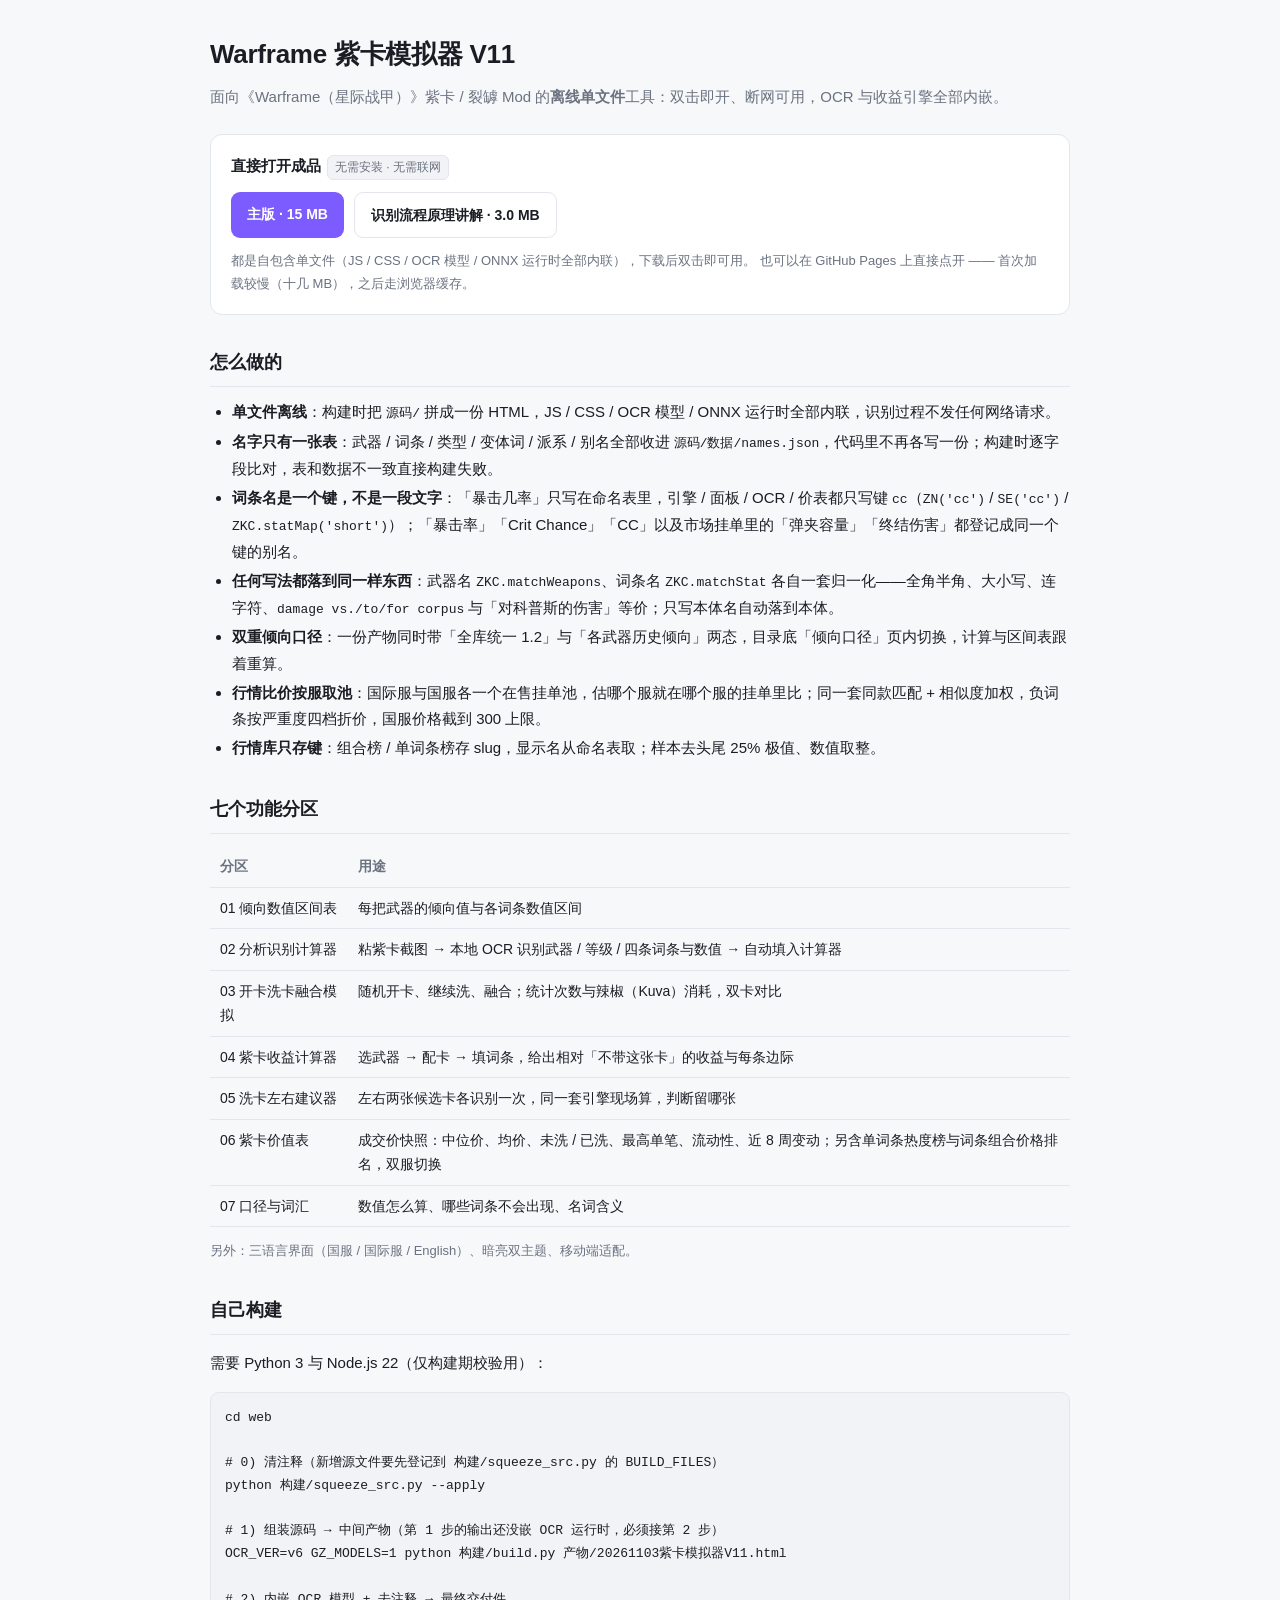
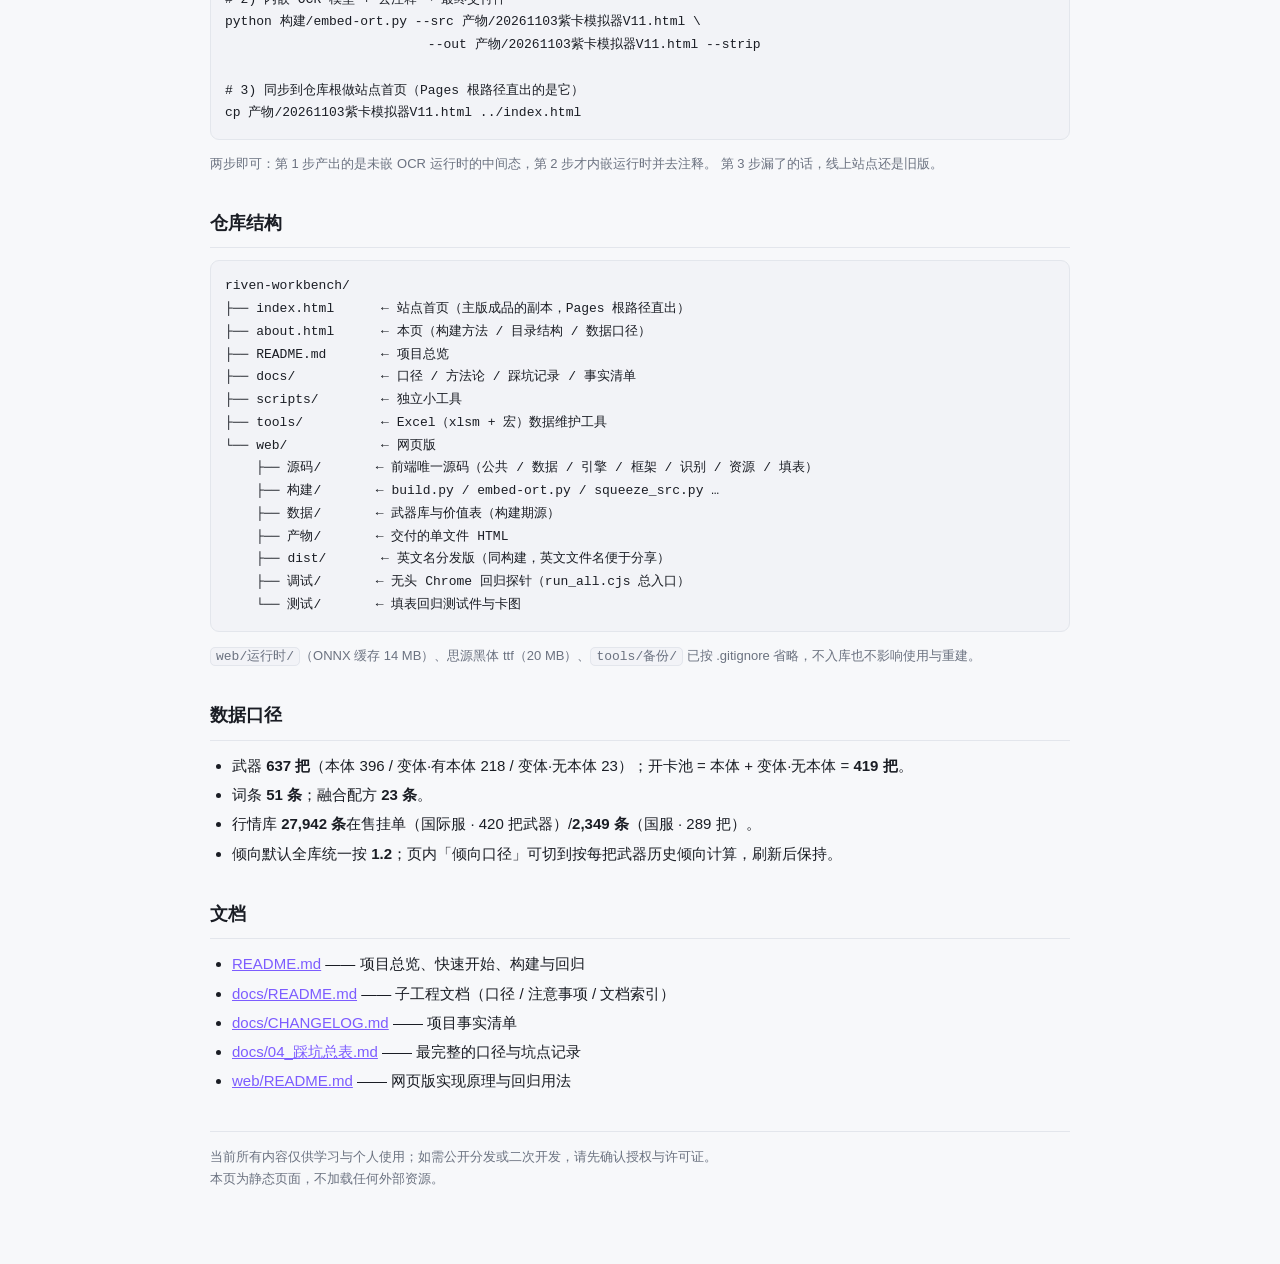
<file: about.html>
<!DOCTYPE html>
<html lang="zh-CN">
<head>
<meta charset="utf-8">
<meta name="viewport" content="width=device-width,initial-scale=1">
<title>Warframe 紫卡模拟器 V11 · 离线单文件工具</title>
<style>
:root{
  --bg:#f7f8fa; --card:#fff; --bd:#e3e6ec; --tx:#1a1d24; --mut:#6b7280;
  --acc:#7c5cff; --acc-t:#fff; --code:#f2f3f7;
}
@media (prefers-color-scheme: dark){
  :root{ --bg:#12141a; --card:#191c24; --bd:#2a2f3a; --tx:#e6e8ee; --mut:#9aa2b1; --code:#14171f; }
}
*{box-sizing:border-box}
body{margin:0;background:var(--bg);color:var(--tx);
  font:15px/1.75 -apple-system,BlinkMacSystemFont,"Segoe UI","PingFang SC","Microsoft YaHei","Noto Sans SC",sans-serif}
.wrap{max-width:900px;margin:0 auto;padding:32px 20px 64px}
h1{font-size:26px;margin:0 0 6px;letter-spacing:-.01em}
.sub{color:var(--mut);margin:0 0 24px}
h2{font-size:18px;margin:32px 0 12px;padding-bottom:8px;border-bottom:1px solid var(--bd)}
.card{background:var(--card);border:1px solid var(--bd);border-radius:12px;padding:18px 20px;margin:14px 0}
.btns{display:flex;gap:10px;flex-wrap:wrap;margin-top:12px}
.btn{display:inline-block;background:var(--acc);color:var(--acc-t);text-decoration:none;
  padding:10px 16px;border-radius:9px;font-weight:600;font-size:14px}
.btn.ghost{background:transparent;color:var(--tx);border:1px solid var(--bd)}
.tag{display:inline-block;background:var(--code);border:1px solid var(--bd);border-radius:6px;
  padding:1px 7px;font-size:12px;color:var(--mut);margin-left:6px}
table{width:100%;border-collapse:collapse;font-size:14px}
th,td{text-align:left;padding:8px 10px;border-bottom:1px solid var(--bd);vertical-align:top}
th{color:var(--mut);font-weight:600}
code,pre{font-family:ui-monospace,SFMono-Regular,Menlo,Consolas,monospace;font-size:13px}
pre{background:var(--code);border:1px solid var(--bd);border-radius:9px;padding:14px;overflow:auto;margin:10px 0}
code.inl{background:var(--code);border:1px solid var(--bd);border-radius:5px;padding:1px 5px}
ul{margin:8px 0;padding-left:22px}
li{margin:3px 0}
a{color:var(--acc)}
.foot{color:var(--mut);font-size:13px;margin-top:36px;border-top:1px solid var(--bd);padding-top:14px}
.grid{display:grid;grid-template-columns:1fr 1fr;gap:12px}
@media (max-width:640px){.grid{grid-template-columns:1fr}}
</style>
</head>
<body>
<div class="wrap">

<h1>Warframe 紫卡模拟器 V11</h1>
<p class="sub">面向《Warframe（星际战甲）》紫卡 / 裂罅 Mod 的<strong>离线单文件</strong>工具：双击即开、断网可用，OCR 与收益引擎全部内嵌。</p>

<div class="card">
  <strong>直接打开成品</strong><span class="tag">无需安装 · 无需联网</span>
  <div class="btns">
    <a class="btn" href="web/产物/20261103紫卡模拟器V11.html">主版 · 15 MB</a>
    <a class="btn ghost" href="web/产物/识别流程原理讲解_鳄神案例.html">识别流程原理讲解 · 3.0 MB</a>
  </div>
  <p style="color:var(--mut);font-size:13px;margin:12px 0 0">
    都是自包含单文件（JS / CSS / OCR 模型 / ONNX 运行时全部内联），下载后双击即可用。
    也可以在 GitHub Pages 上直接点开 —— 首次加载较慢（十几 MB），之后走浏览器缓存。
  </p>
</div>

<h2>怎么做的</h2>
<ul>
  <li><strong>单文件离线</strong>：构建时把 <code>源码/</code> 拼成一份 HTML，JS / CSS / OCR 模型 / ONNX 运行时全部内联，识别过程不发任何网络请求。</li>
  <li><strong>名字只有一张表</strong>：武器 / 词条 / 类型 / 变体词 / 派系 / 别名全部收进 <code>源码/数据/names.json</code>，代码里不再各写一份；构建时逐字段比对，表和数据不一致直接构建失败。</li>
  <li><strong>词条名是一个键，不是一段文字</strong>：「暴击几率」只写在命名表里，引擎 / 面板 / OCR / 价表都只写键 <code>cc</code>（<code>ZN('cc')</code> / <code>SE('cc')</code> / <code>ZKC.statMap('short')</code>）；「暴击率」「Crit Chance」「CC」以及市场挂单里的「弹夹容量」「终结伤害」都登记成同一个键的别名。</li>
  <li><strong>任何写法都落到同一样东西</strong>：武器名 <code>ZKC.matchWeapons</code>、词条名 <code>ZKC.matchStat</code> 各自一套归一化——全角半角、大小写、连字符、<code>damage vs./to/for corpus</code> 与「对科普斯的伤害」等价；只写本体名自动落到本体。</li>
  <li><strong>双重倾向口径</strong>：一份产物同时带「全库统一 1.2」与「各武器历史倾向」两态，目录底「倾向口径」页内切换，计算与区间表跟着重算。</li>
  <li><strong>行情比价按服取池</strong>：国际服与国服各一个在售挂单池，估哪个服就在哪个服的挂单里比；同一套同款匹配 + 相似度加权，负词条按严重度四档折价，国服价格截到 300 上限。</li>
  <li><strong>行情库只存键</strong>：组合榜 / 单词条榜存 slug，显示名从命名表取；样本去头尾 25% 极值、数值取整。</li>
</ul>

<h2>七个功能分区</h2>
<table>
  <tr><th>分区</th><th>用途</th></tr>
  <tr><td>01 倾向数值区间表</td><td>每把武器的倾向值与各词条数值区间</td></tr>
  <tr><td>02 分析识别计算器</td><td>粘紫卡截图 → 本地 OCR 识别武器 / 等级 / 四条词条与数值 → 自动填入计算器</td></tr>
  <tr><td>03 开卡洗卡融合模拟</td><td>随机开卡、继续洗、融合；统计次数与辣椒（Kuva）消耗，双卡对比</td></tr>
  <tr><td>04 紫卡收益计算器</td><td>选武器 → 配卡 → 填词条，给出相对「不带这张卡」的收益与每条边际</td></tr>
  <tr><td>05 洗卡左右建议器</td><td>左右两张候选卡各识别一次，同一套引擎现场算，判断留哪张</td></tr>
  <tr><td>06 紫卡价值表</td><td>成交价快照：中位价、均价、未洗 / 已洗、最高单笔、流动性、近 8 周变动；另含单词条热度榜与词条组合价格排名，双服切换</td></tr>
  <tr><td>07 口径与词汇</td><td>数值怎么算、哪些词条不会出现、名词含义</td></tr>
</table>
<p style="color:var(--mut);font-size:13px">另外：三语言界面（国服 / 国际服 / English）、暗亮双主题、移动端适配。</p>

<h2>自己构建</h2>
<p>需要 Python 3 与 Node.js 22（仅构建期校验用）：</p>
<pre>cd web

# 0) 清注释（新增源文件要先登记到 构建/squeeze_src.py 的 BUILD_FILES）
python 构建/squeeze_src.py --apply

# 1) 组装源码 → 中间产物（第 1 步的输出还没嵌 OCR 运行时，必须接第 2 步）
OCR_VER=v6 GZ_MODELS=1 python 构建/build.py 产物/20261103紫卡模拟器V11.html

# 2) 内嵌 OCR 模型 + 去注释 → 最终交付件
python 构建/embed-ort.py --src 产物/20261103紫卡模拟器V11.html \
                          --out 产物/20261103紫卡模拟器V11.html --strip

# 3) 同步到仓库根做站点首页（Pages 根路径直出的是它）
cp 产物/20261103紫卡模拟器V11.html ../index.html</pre>
<p style="color:var(--mut);font-size:13px">
  两步即可：第 1 步产出的是未嵌 OCR 运行时的中间态，第 2 步才内嵌运行时并去注释。
  第 3 步漏了的话，线上站点还是旧版。
</p>

<h2>仓库结构</h2>
<pre>riven-workbench/
├── index.html      ← 站点首页（主版成品的副本，Pages 根路径直出）
├── about.html      ← 本页（构建方法 / 目录结构 / 数据口径）
├── README.md       ← 项目总览
├── docs/           ← 口径 / 方法论 / 踩坑记录 / 事实清单
├── scripts/        ← 独立小工具
├── tools/          ← Excel（xlsm + 宏）数据维护工具
└── web/            ← 网页版
    ├── 源码/       ← 前端唯一源码（公共 / 数据 / 引擎 / 框架 / 识别 / 资源 / 填表）
    ├── 构建/       ← build.py / embed-ort.py / squeeze_src.py …
    ├── 数据/       ← 武器库与价值表（构建期源）
    ├── 产物/       ← 交付的单文件 HTML
    ├── dist/       ← 英文名分发版（同构建，英文文件名便于分享）
    ├── 调试/       ← 无头 Chrome 回归探针（run_all.cjs 总入口）
    └── 测试/       ← 填表回归测试件与卡图</pre>
<p style="color:var(--mut);font-size:13px">
  <code class="inl">web/运行时/</code>（ONNX 缓存 14 MB）、思源黑体 ttf（20 MB）、<code class="inl">tools/备份/</code> 已按 .gitignore 省略，不入库也不影响使用与重建。
</p>

<h2>数据口径</h2>
<ul>
  <li>武器 <strong>637 把</strong>（本体 396 / 变体·有本体 218 / 变体·无本体 23）；开卡池 = 本体 + 变体·无本体 = <strong>419 把</strong>。</li>
  <li>词条 <strong>51 条</strong>；融合配方 <strong>23 条</strong>。</li>
  <li>行情库 <strong>27,942 条</strong>在售挂单（国际服 · 420 把武器）/<strong>2,349 条</strong>（国服 · 289 把）。</li>
  <li>倾向默认全库统一按 <strong>1.2</strong>；页内「倾向口径」可切到按每把武器历史倾向计算，刷新后保持。</li>
</ul>

<h2>文档</h2>
<ul>
  <li><a href="README.md">README.md</a> —— 项目总览、快速开始、构建与回归</li>
  <li><a href="docs/README.md">docs/README.md</a> —— 子工程文档（口径 / 注意事项 / 文档索引）</li>
  <li><a href="docs/CHANGELOG.md">docs/CHANGELOG.md</a> —— 项目事实清单</li>
  <li><a href="docs/04_踩坑总表.md">docs/04_踩坑总表.md</a> —— 最完整的口径与坑点记录</li>
  <li><a href="web/README.md">web/README.md</a> —— 网页版实现原理与回归用法</li>
</ul>

<p class="foot">
  当前所有内容仅供学习与个人使用；如需公开分发或二次开发，请先确认授权与许可证。<br>
  本页为静态页面，不加载任何外部资源。
</p>

</div>
</body>
</html>
</file>
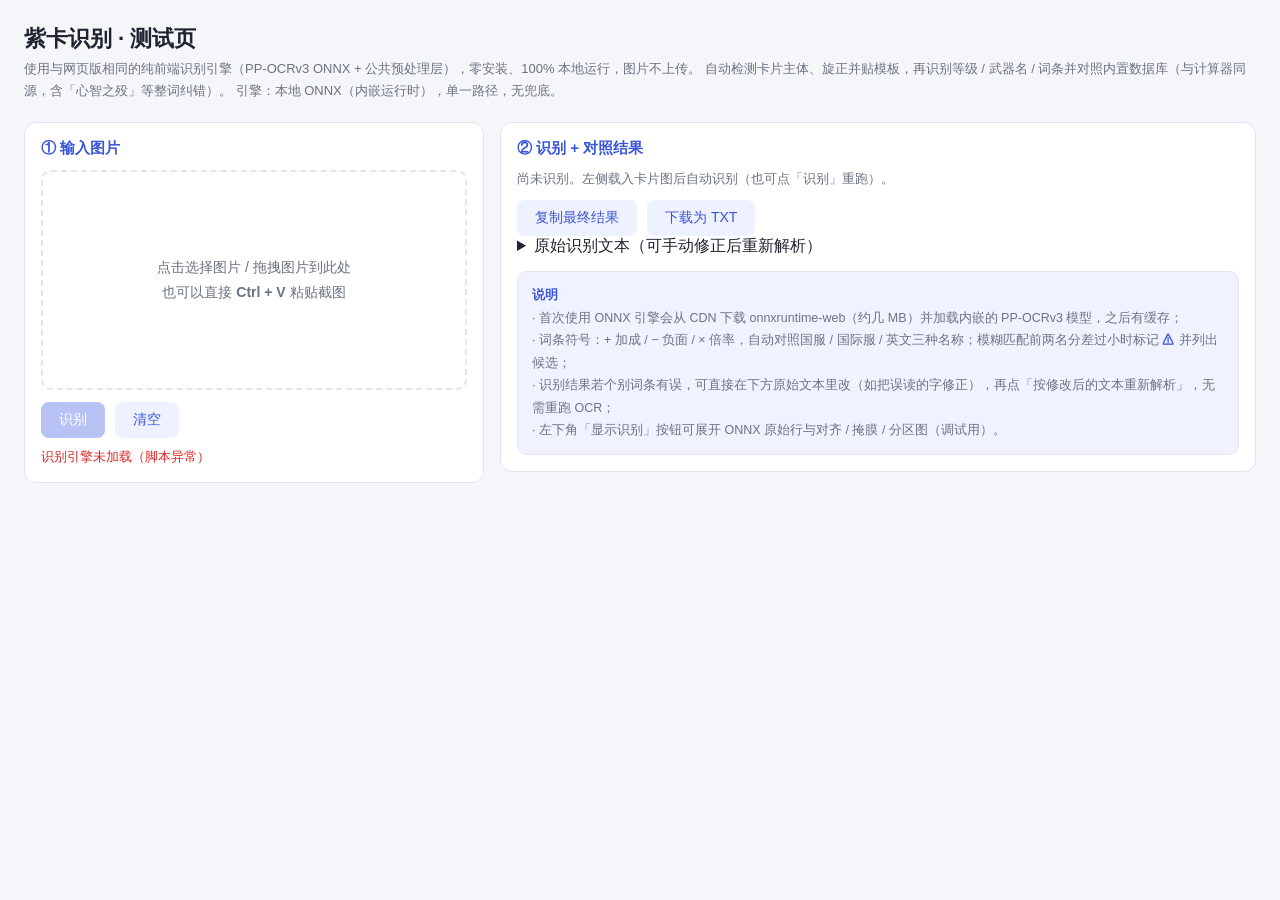
<file: web/测试/test_template.html>
<!DOCTYPE html>
<html lang="zh-CN">
<head>
<meta charset="UTF-8">
<meta name="viewport" content="width=device-width, initial-scale=1.0">
<title>紫卡识别 · 测试页（识别引擎：本地 ONNX）</title>
<style>
  :root {
    --bg: #f5f6fa; --panel: #ffffff; --text: #1f2330; --muted: #6b7280;
    --accent: #4f6ef7; --accent-dark: #3b55d9; --border: #e2e5ef;
    --ok: #16a34a; --err: #dc2626; --warn: #b45309;
  }
  * { box-sizing: border-box; margin: 0; padding: 0; }
  body { font-family: "Segoe UI", "Microsoft YaHei", sans-serif; background: var(--bg); color: var(--text); min-height: 100vh; padding: 24px; }
  .container { max-width: 1240px; margin: 0 auto; }
  h1 { font-size: 22px; margin-bottom: 4px; }
  .subtitle { color: var(--muted); font-size: 13px; margin-bottom: 20px; line-height: 1.7; }
  .grid { display: grid; grid-template-columns: 460px 1fr; gap: 16px; align-items: start; }
  @media (max-width: 980px) { .grid { grid-template-columns: 1fr; } }
  .panel { background: var(--panel); border: 1px solid var(--border); border-radius: 12px; padding: 16px; }
  .panel h2 { font-size: 15px; margin-bottom: 12px; color: var(--accent-dark); }
  #dropZone {
    border: 2px dashed var(--border); border-radius: 10px; min-height: 220px;
    display: flex; align-items: center; justify-content: center;
    cursor: pointer; transition: border-color .2s, background .2s; overflow: hidden; position: relative;
  }
  #dropZone.dragover { border-color: var(--accent); background: #eef1ff; }
  #dropZone img { max-width: 100%; max-height: 420px; object-fit: contain; }
  .dz-hint { color: var(--muted); font-size: 14px; text-align: center; line-height: 1.8; }
  .controls { margin-top: 12px; display: flex; flex-wrap: wrap; gap: 10px; align-items: center; }
  button { background: var(--accent); color: #fff; border: none; border-radius: 8px; padding: 9px 18px; font-size: 14px; cursor: pointer; }
  button:hover { background: var(--accent-dark); }
  button:disabled { background: #b9c2f5; cursor: not-allowed; }
  button.secondary { background: #eef1ff; color: var(--accent-dark); }
  button.secondary:hover { background: #dfe5ff; }
  label.opt { font-size: 13px; color: var(--muted); display: flex; align-items: center; gap: 5px; }
  select { border: 1px solid var(--border); border-radius: 6px; padding: 5px 7px; font-size: 13px; background: #fff; }
  #progressWrap { margin-top: 12px; display: none; }
  #progressBarOuter { background: var(--border); border-radius: 6px; height: 10px; overflow: hidden; }
  #progressBar { background: linear-gradient(90deg, #4f6ef7, #7c5cf7); height: 100%; width: 0%; transition: width .2s; }
  #progressText { font-size: 12px; color: var(--muted); margin-top: 6px; }
  #status { font-size: 13px; margin-top: 10px; min-height: 18px; }
  .status-ok { color: var(--ok); } .status-err { color: var(--err); }
  .zname { font-weight: 600; margin-bottom: 6px; font-size: 13px; }
  #pv { border: 1px solid var(--border); border-radius: 6px; background: #222; display: block; margin-top: 4px; }
  .card-fields { display: flex; flex-direction: column; gap: 8px; margin-bottom: 12px; }
  .field { display: flex; gap: 8px; align-items: baseline; font-size: 14px; flex-wrap: wrap; }
  .field .k { color: var(--muted); white-space: nowrap; min-width: 64px; }
  .field .v { font-weight: 600; }
  .field .alt { color: var(--muted); font-weight: 400; font-size: 12.5px; }
  .miss { color: var(--err); font-weight: 400; }
  .warn { color: var(--warn); font-weight: 600; }
  table.affix { width: 100%; border-collapse: collapse; font-size: 13px; margin-top: 6px; }
  table.affix th, table.affix td { border: 1px solid var(--border); padding: 6px 8px; text-align: left; vertical-align: top; }
  table.affix th { background: #f0f3ff; color: var(--accent-dark); font-weight: 600; white-space: nowrap; }
  table.affix td.num { white-space: nowrap; font-weight: 600; }
  .neg { color: var(--err); } .pos { color: var(--ok); }
  .rawline { color: var(--muted); font-size: 11.5px; }
  .rawbox { width: 100%; min-height: 54px; border: 1px solid var(--border); border-radius: 8px; padding: 8px; font-size: 13px; line-height: 1.5; resize: vertical; margin-top: 6px; }
  .actions { margin-top: 12px; display: flex; gap: 10px; flex-wrap: wrap; }
  .warnbox { margin: 8px 0; padding: 6px 10px; background: #fef3c7; border: 1px solid #f59e0b; border-radius: 6px; font-size: 12.5px; color: #92400e; line-height:1.6; }
  .final { margin-top: 14px; }
  .final pre { margin: 0; background: #0f1424; color: #d7e3ff; border: 1px solid var(--border); border-radius: 10px; padding: 12px 14px; font-size: 14.5px; line-height: 1.9; font-family: inherit; white-space: pre-wrap; }
  .tip { margin-top: 14px; font-size: 12.5px; color: var(--muted); line-height: 1.8; background: #f0f3ff; border: 1px solid var(--border); border-radius: 10px; padding: 12px 14px; }
  .tip b { color: var(--accent-dark); }
</style>
</head>
<body>
<div class="container">
  <h1>紫卡识别 · 测试页</h1>
  <div class="subtitle">
    使用与网页版相同的纯前端识别引擎（PP-OCRv3 ONNX + 公共预处理层），零安装、100% 本地运行，图片不上传。
    自动检测卡片主体、旋正并贴模板，再识别等级 / 武器名 / 词条并对照内置数据库（与计算器同源，含「心智之殁」等整词纠错）。
    引擎：本地 ONNX（内嵌运行时），单一路径，无兜底。
  </div>

  <div class="grid">
    <div class="panel">
      <h2>① 输入图片</h2>
      <div id="dropZone">
        <div class="dz-hint">点击选择图片 / 拖拽图片到此处<br>也可以直接 <b>Ctrl + V</b> 粘贴截图</div>
      </div>
      <input type="file" id="fileInput" accept="image/*" hidden>

      <div class="controls">
        <button id="startBtn" disabled>识别</button>
        <button id="clearBtn" class="secondary">清空</button>
      </div>

      <div id="progressWrap">
        <div id="progressBarOuter"><div id="progressBar"></div></div>
        <div id="progressText">准备中…</div>
      </div>
      <div id="status"></div>

      <div id="previewWrap" style="display:none;margin-top:12px;">
        <div class="zname">定位 + 分区预览（黄框 = 识别实际使用的三个分区：等级 / 武器名 / 词条）</div>
        <canvas id="pv" width="316" height="400"></canvas>
      </div>
    </div>

    <div class="panel">
      <h2>② 识别 + 对照结果</h2>
      <div id="resultBox" class="card-fields">
        <div style="color:var(--muted);font-size:13px;">尚未识别。左侧载入卡片图后自动识别（也可点「识别」重跑）。</div>
      </div>
      <div class="actions">
        <button id="copyBtn" class="secondary">复制最终结果</button>
        <button id="downloadBtn" class="secondary">下载为 TXT</button>
      </div>
      <details>
        <summary>原始识别文本（可手动修正后重新解析）</summary>
        <div style="font-size:12px;color:var(--muted);margin-top:6px;">等级</div>
        <textarea id="raw_level" class="rawbox"></textarea>
        <div style="font-size:12px;color:var(--muted);margin-top:6px;">武器名（中文 + 空格 + 英文）</div>
        <textarea id="raw_name" class="rawbox"></textarea>
        <div style="font-size:12px;color:var(--muted);margin-top:6px;">词条（每行一条：符号+数值%+名称）</div>
        <textarea id="raw_affix" class="rawbox" style="min-height:110px"></textarea>
        <div class="actions"><button id="reparseBtn" class="secondary">按修改后的文本重新解析</button></div>
      </details>
      <div id="altBox" style="display:none;margin-top:10px;background:#fdf6e3;border:1px solid #e0c97f;border-radius:10px;padding:10px 12px;font-size:12.5px;line-height:1.7;color:#7a5b00;"></div>
      <div class="tip">
        <b>说明</b><br>
        · 首次使用 ONNX 引擎会从 CDN 下载 onnxruntime-web（约几 MB）并加载内嵌的 PP-OCRv3 模型，之后有缓存；<br>
        · 词条符号：+ 加成 / − 负面 / × 倍率，自动对照国服 / 国际服 / 英文三种名称；模糊匹配前两名分差过小时标记 <b>⚠</b> 并列出候选；<br>
        · 识别结果若个别词条有误，可直接在下方原始文本里改（如把误读的字修正），再点「按修改后的文本重新解析」，无需重跑 OCR；<br>
        · 左下角「显示识别」按钮可展开 ONNX 原始行与对齐 / 掩膜 / 分区图（调试用）。
      </div>
    </div>
  </div>
</div>

<script>window.ZKDATA=__ZKDATA__;</script>
<script>
__OCRJS__
</script>
<script>
(function () {
  "use strict";
  var $ = function (id) { return document.getElementById(id); };
  var dropZone = $('dropZone'), fileInput = $('fileInput'), startBtn = $('startBtn'), clearBtn = $('clearBtn');
  var copyBtn = $('copyBtn'), downloadBtn = $('downloadBtn'), reparseBtn = $('reparseBtn');
  var resultBox = $('resultBox'), statusEl = $('status');
  var progressWrap = $('progressWrap'), progressBar = $('progressBar'), progressText = $('progressText');
  var previewWrap = $('previewWrap'), pv = $('pv'), altBox = $('altBox');
  var raw = { level: $('raw_level'), name: $('raw_name'), affix: $('raw_affix') };

  var pendingFile = null, lastResult = null, lastEngine = 'onnx', currentName = 'image.png';

  function setStatus(msg, cls) { statusEl.textContent = msg; statusEl.className = cls ? 'status-' + cls : ''; }
  function esc(s) { return String(s == null ? '' : s).replace(/[&<>"']/g, function (c) { return ({ '&': '&amp;', '<': '&lt;', '>': '&gt;', '"': '&quot;', "'": '&#39;' })[c]; }); }
  function fmtAffixName(a) {
    var sign = (a.sign === '-' || a.sign === '−' || a.sign === '–') ? '-'
      : (a.sign === '×' || a.sign === 'x' || a.sign === 'X' || a.sign === '*' || a.sign === '✕') ? '×' : '+';
    return sign + a.value + (a.isPct ? '%' : '');
  }

  /* ---------- 图片输入 ---------- */
  dropZone.addEventListener('click', function () { fileInput.click(); });
  fileInput.addEventListener('change', function (e) { if (e.target.files[0]) loadFile(e.target.files[0]); });
  dropZone.addEventListener('dragover', function (e) { e.preventDefault(); dropZone.classList.add('dragover'); });
  dropZone.addEventListener('dragleave', function () { dropZone.classList.remove('dragover'); });
  dropZone.addEventListener('drop', function (e) {
    e.preventDefault(); dropZone.classList.remove('dragover');
    var f = e.dataTransfer.files && e.dataTransfer.files[0];
    if (f && f.type.startsWith('image/')) loadFile(f);
  });
  window.addEventListener('paste', function (e) {
    var items = e.clipboardData && e.clipboardData.items;
    if (!items) return;
    for (var i = 0; i < items.length; i++) { if (items[i].type.startsWith('image/')) { loadFile(items[i].getAsFile()); break; } }
  });

  function loadFile(file) {
    pendingFile = file; currentName = file.name || 'clipboard.png';
    var url = URL.createObjectURL(file);
    var img = new Image();
    img.onload = function () {
      dropZone.innerHTML = '';
      img.style.cssText = 'max-width:100%;max-height:420px;object-fit:contain;';
      dropZone.appendChild(img);
      startBtn.disabled = false;
      setStatus('图片已载入：' + currentName + '（' + img.naturalWidth + '×' + img.naturalHeight + '），开始识别…', '');
      run();
    };
    img.onerror = function () { setStatus('图片加载失败', 'err'); };
    img.src = url;
  }

  /* ---------- 预览 ---------- */
  function drawPreview(info) {
    var c = info && info.canvas; if (!c) return;
    pv.width = c.width; pv.height = c.height;
    var ctx = pv.getContext('2d');
    ctx.drawImage(c, 0, 0);
    var reg = info.regions || {};
    ctx.lineWidth = Math.max(1, c.width / 160);
    ctx.strokeStyle = '#ffd400';
    ['level', 'name', 'affix'].forEach(function (k) {
      var r = reg[k]; if (!r) return;
      ctx.strokeRect(r.left * c.width, r.top * c.height, (r.right - r.left) * c.width, (r.bottom - r.top) * c.height);
    });
    previewWrap.style.display = 'block';
  }

  /* ---------- 渲染结果 ---------- */
  function renderResult(p, engine) {
    var html = '';
    html += '<div class="field"><span class="k">卡面等级</span><span class="v">' + (p.levelRaw ? esc(p.levelRaw) : '<span class="miss">未识别</span>') + '</span>';
    if (p.conflicts && p.conflicts.level) html += ' <span class="warn">⚠ 识别不一致</span>';
    html += '</div>';

    if (p.weapon) {
      html += '<div class="field"><span class="k">武器名</span><span class="v">' + esc(p.weapon.cn || '(无中文名)') + '</span>';
      if (p.weapon.en) html += ' <span class="alt">' + esc(p.weapon.en) + '</span>';
      if (p.weapon.ambiguous) html += ' <span class="warn">⚠ 候选过于接近</span>';
      html += '<br><span class="alt">对照：国服 <b>' + esc(p.weapon.cn) + '</b> ｜ 国际服 <b>' + esc(p.weapon.intl) + '</b> ｜ 英文 <b>' + esc(p.weapon.en) + '</b>（' + (p.weapon.inferred ? '按词条推断' : '匹配') + ' ' + p.weapon.score + '%）</span>';
      if (p.weaponCats && p.weaponCats.length) html += ' <span class="alt">类别推断：' + p.weaponCats.map(esc).join('/') + '</span>';
      html += '</div>';
    } else if (p.weaponRaw && (p.weaponRaw.cn || p.weaponRaw.en)) {
      html += '<div class="field"><span class="k">武器名</span><span class="miss">未匹配对照表：' + esc(p.weaponRaw.cn || '') + (p.weaponRaw.en ? (' (' + esc(p.weaponRaw.en) + ')') : '') + '</span></div>';
    } else {
      html += '<div class="field"><span class="k">武器名</span><span class="miss">未识别</span></div>';
    }

    if (p.rivenGen) {
      html += '<div class="field"><span class="k">紫卡生成名</span><span class="v">' + esc(p.rivenGen) + '</span>';
      if (p.nameCheck && !p.nameCheck.ok) html += ' <span class="warn">⚠ 与卡面拉丁名不一致</span>';
      html += '</div>';
    }

    var pos = 0, neg = 0;
    (p.affixes || []).forEach(function (a) { if (a.sign === '-' || a.sign === '×' || a.sign === 'x' || a.sign === 'X') neg++; else pos++; });
    var combo = '未知';
    if (pos === 3 && neg === 0) combo = '3+0';
    else if (pos === 3 && neg === 1) combo = '3+1';
    else if (pos === 2 && neg === 1) combo = '2+1';
    else if (pos === 2 && neg === 0) combo = '2+0';
    html += '<div class="field"><span class="k">组合类型</span><span class="v">' + combo + '</span></div>';

    html += '<table class="affix"><thead><tr><th>#</th><th>数值</th><th>词条名称</th><th>对照表匹配</th><th>原始</th></tr></thead><tbody>';
    if (!p.affixes || !p.affixes.length) html += '<tr><td colspan="5" class="miss">未解析出词条</td></tr>';
    (p.affixes || []).forEach(function (a, i) {
      var valCls = (a.sign === '-' || a.sign === '×') ? 'neg' : 'pos';
      html += '<tr><td>' + (i + 1) + '</td>'
        + '<td class="num ' + valCls + '">' + esc(fmtAffixName(a)) + '</td>'
        + '<td>' + esc(a.name || a.nameRaw || '') + (a.ambiguous ? ' <span class="warn">⚠</span>' : '') + '</td>'
        + '<td>' + (a.name ? esc(a.name) : '<span class="miss">未匹配</span>') + '</td>'
        + '<td class="rawline">' + esc(a.nameRaw || '') + '</td></tr>';
    });
    html += '</tbody></table>';

    if (p.dropped > 0) html += '<div class="warnbox">⚠ 另有 ' + p.dropped + ' 条疑似锁图标误读，已被排除，请确认是否需要手动补。</div>';
    if (p.conflicts && p.conflicts.affix && p.conflicts.affix.length) html += '<div class="warnbox">⚠ 有 ' + p.conflicts.affix.length + ' 条词条双重识别不一致，请核对。</div>';

    try {
      var lines = window.RivenOCR._t.finalResultLines(p);
      html += '<div class="final"><div class="zname">最终结果</div><pre id="finalOut">' + esc(lines.join('\n')) + '</pre></div>';
    } catch (e) { /* finalResultLines 依赖模块级 lastConflicts，失败也不影响上面 */ }

    resultBox.innerHTML = html;
    lastResult = p; lastEngine = engine;

    raw.level.value = (p.levelRaw || '');
    raw.name.value = ((p.weaponRaw && p.weaponRaw.cn) || '') + ((p.weaponRaw && p.weaponRaw.en) ? (' ' + p.weaponRaw.en) : '');
    raw.affix.value = (p.affixes || []).map(function (a) { return fmtAffixName(a) + ' ' + a.nameRaw; }).join('\n');
    setStatus('识别完成 ✓（引擎：' + (engine || 'onnx') + '） 结果不对可修正下方原始文本后点「重新解析」', 'ok');
  }

  /* ---------- 主流程 ---------- */
  async function run() {
    if (!pendingFile || !window.RivenOCR) return;
    startBtn.disabled = true;
    progressWrap.style.display = 'block';
    progressBar.style.width = '0%';
    try {
      setStatus('正在载入图片…', '');
      var url = URL.createObjectURL(pendingFile);
      var info = await window.RivenOCR.loadImage(url);
      drawPreview(info);
      setStatus('正在识别…', '');
      var res = await window.RivenOCR.recognize({
        onProgress: function (m) { if (m && m.status) progressText.textContent = m.status; }
      });
      progressBar.style.width = '100%';
      progressText.textContent = '完成';
      renderResult(res, res.engineUsed);
    } catch (e) {
      console.error(e);
      setStatus('识别失败：' + (e && e.message ? e.message : e), 'err');
    } finally {
      startBtn.disabled = !pendingFile;
    }
  }

  startBtn.addEventListener('click', run);

  clearBtn.addEventListener('click', function () {
    pendingFile = null; lastResult = null;
    fileInput.value = '';
    dropZone.innerHTML = '<div class="dz-hint">点击选择图片 / 拖拽图片到此处<br>也可以直接 <b>Ctrl + V</b> 粘贴截图</div>';
    resultBox.innerHTML = '<div style="color:var(--muted);font-size:13px;">尚未识别。左侧载入卡片图后自动识别（也可点「识别」重跑）。</div>';
    raw.level.value = ''; raw.name.value = ''; raw.affix.value = '';
    previewWrap.style.display = 'none';
    altBox.style.display = 'none'; altBox.innerHTML = '';
    progressWrap.style.display = 'none';
    setStatus('', '');
    startBtn.disabled = true;
  });

  reparseBtn.addEventListener('click', function () {
    if (!window.RivenOCR || !window.RivenOCR._t) return;
    try {
      var p = window.RivenOCR._t.buildFromRaw(raw.level.value, raw.name.value, raw.affix.value, null);
      var res = window.RivenOCR._t.finalize(p, lastEngine || 'onnx');
      renderResult(res, lastEngine || 'onnx');
      setStatus('已按修改后的文本重新解析', 'ok');
    } catch (e) {
      setStatus('重新解析失败：' + (e && e.message ? e.message : e), 'err');
    }
  });

  copyBtn.addEventListener('click', function () {
    if (!lastResult || !window.RivenOCR) return;
    try {
      var lines = window.RivenOCR._t.finalResultLines(lastResult);
      navigator.clipboard.writeText(lines.join('\n')).then(
        function () { setStatus('已复制最终结果到剪贴板 ✓', 'ok'); },
        function () { setStatus('复制失败，请手动选择文本', 'err'); }
      );
    } catch (e) { setStatus('复制失败，请手动选择文本', 'err'); }
  });

  downloadBtn.addEventListener('click', function () {
    if (!lastResult || !window.RivenOCR) return;
    try {
      var lines = window.RivenOCR._t.finalResultLines(lastResult);
      var blob = new Blob([lines.join('\n')], { type: 'text/plain;charset=utf-8' });
      var a = document.createElement('a');
      a.href = URL.createObjectURL(blob);
      a.download = currentName.replace(/\.[^.]+$/, '') + '-识别结果.txt';
      a.click();
    } catch (e) { setStatus('下载失败：' + (e && e.message ? e.message : e), 'err'); }
  });

  if (!window.RivenOCR) setStatus('识别引擎未加载（脚本异常）', 'err');
})();
</script>
</body>
</html>
</file>
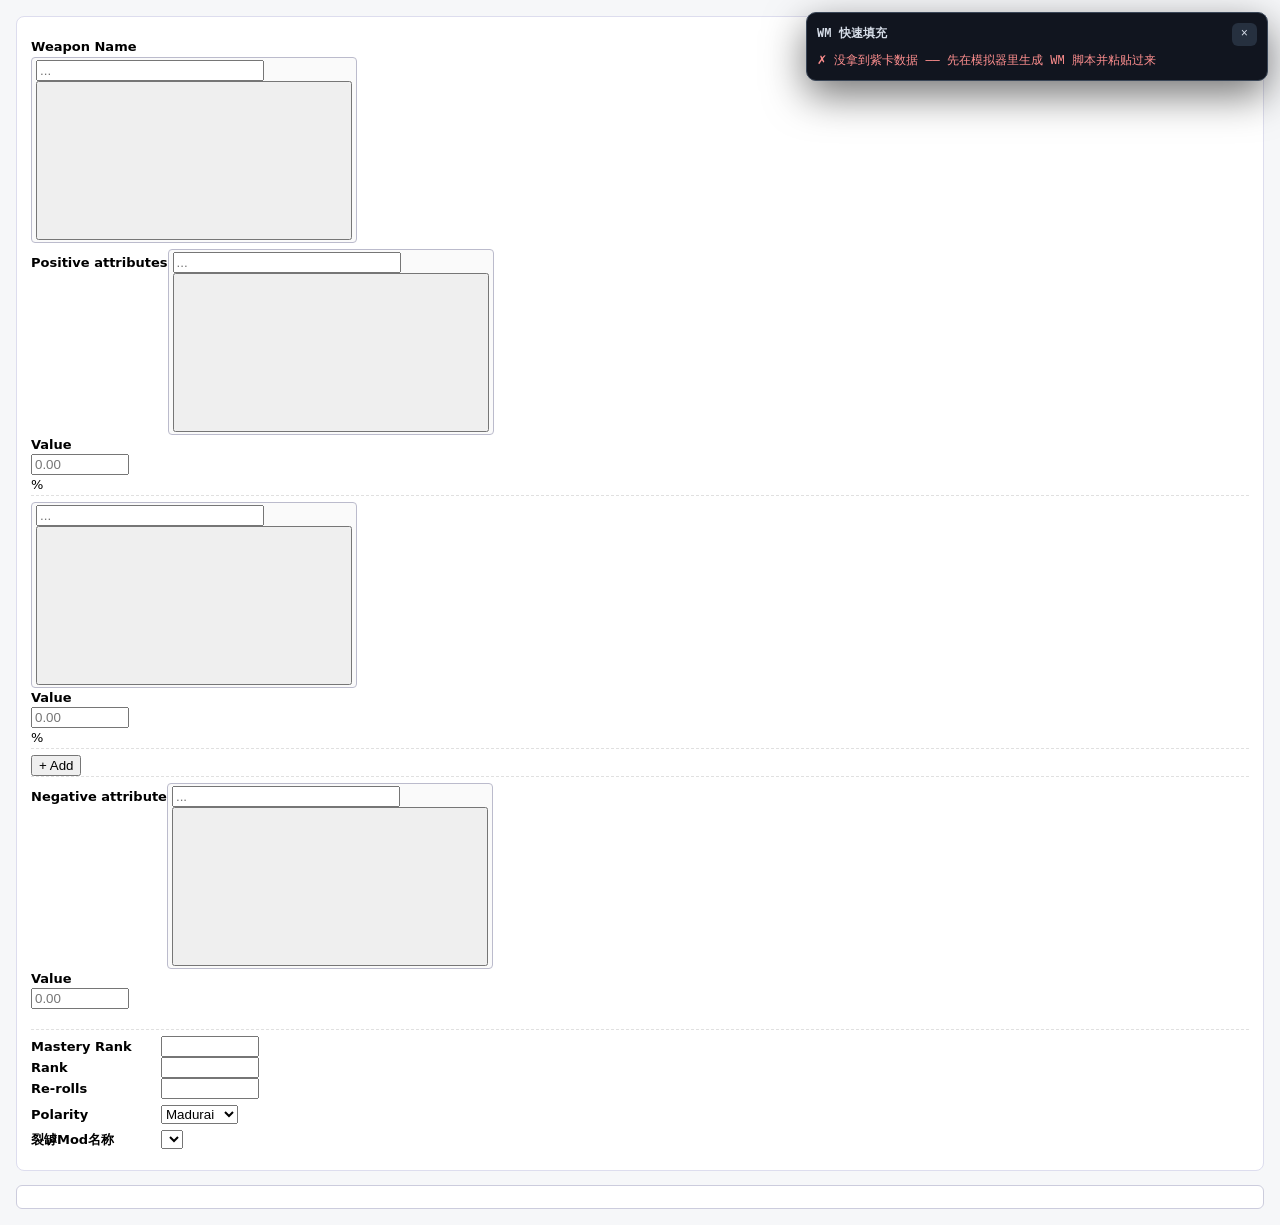
<file: web/测试/wm-sim-bare.html>
<!DOCTYPE html>
<html>
<head>
<meta charset="utf-8">
<title>WM 仿真（裸页 · 给 _probe_fill.cjs 用）</title>
<style>
  body { font: 13px/1.5 system-ui, sans-serif; margin: 0; padding: 16px; background: #f6f7f9; }
  .riven-preview { border: 1px solid #ccd; padding: 8px; border-radius: 6px; background: #fff; }
  .riven-preview__attributes { list-style: none; margin: 6px 0 0; padding: 0; }
  .riven-preview__attributes li { padding: 2px 0; border-bottom: 1px dotted #ddd; }
  .riven-preview__attributes b { display: inline-block; min-width: 76px; }
  form.auction-create { background: #fff; padding: 14px; border-radius: 8px;
                       border: 1px solid #dde; margin-bottom: 14px; }
  form.auction-create > div { margin: 6px 0; }
  label { display: inline-block; min-width: 130px; font-weight: 600; }
  .seeker--H546a { display: inline-block; min-width: 280px; border: 1px solid #bbc;
                   border-radius: 4px; padding: 2px 4px; background: #fafafa; }
  .seeker--H546a.focused--QvkMD { border-color: #37c; }
  .dropdown--l05xz { border: 1px solid #99a; background: #fff; max-height: 180px;
                      overflow: auto; margin-top: 2px; }
  .dropdown--l05xz ul { list-style: none; margin: 0; padding: 0; }
  .dropdown--l05xz li { padding: 2px 8px; cursor: pointer; }
  .dropdown--l05xz li:hover { background: #eef; }
  .seeker--H546a button { float: right; }
  .auction-create__stats { border-bottom: 1px dashed #e0e0e0; }
  input[type=number] { width: 90px; }
  input[type=text] { width: 220px; }
</style>
</head>
<body>
<!-- 只装仿真页 + 填表核心，不带任何自动运行逻辑。
     用例由 调试/_probe_fill.cjs 通过 CDP 一条条驱动。 -->
<script>window.ZKHTML = window.ZKHTML || { warn: function () {} };</script>
<script src="wm-sim.js"></script>
<script src="../源码/填表/wm-fill-core.js"></script>
</body>
</html>
</file>
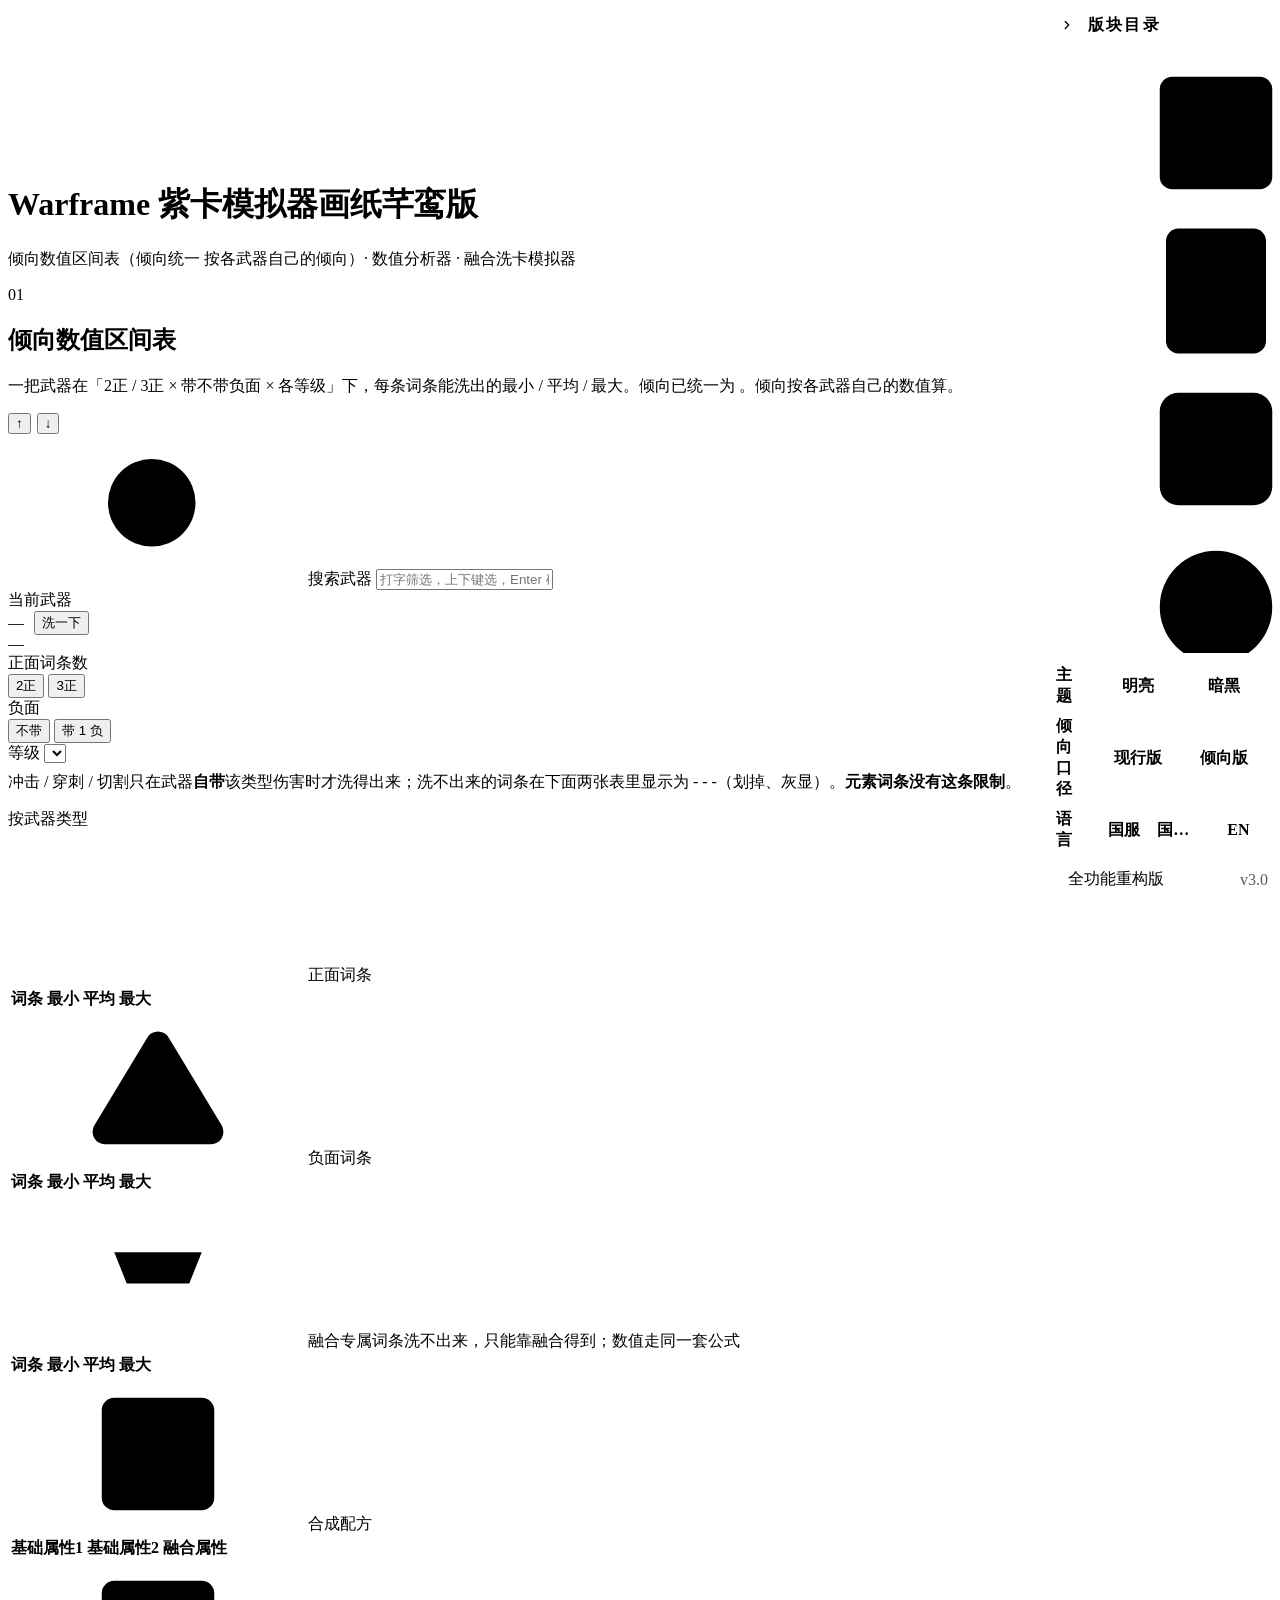
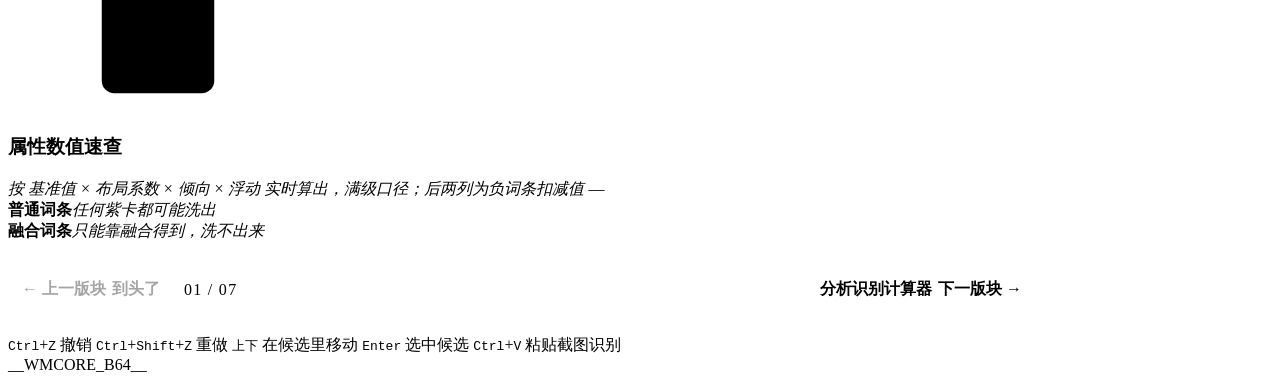
<file: web/源码/框架/template.html>
<!doctype html>
<html lang="zh-CN" data-theme="dark">
<head>
<meta charset="utf-8">
<meta name="viewport" content="width=device-width,initial-scale=1,viewport-fit=cover">
<meta name="color-scheme" content="dark light">
<title>Warframe 紫卡模拟器 · 画纸芊鸾版 —— 洗卡模拟器 / 数值计算器 / 倾向区间表</title>
<script>__THEME_JS__</script>
<script>__COMMON_JS__</script>
<style>__CSS__</style>
<style id="pg-route-css">
  html[data-route] main > .sec{ display:none; }
  html[data-route="ranges"] #ranges,
  html[data-route="calc"]   #calc,
  html[data-route="open"]   #open,
  html[data-route="dmg"]    #dmg,
  html[data-route="choose"] #choose,
  html[data-route="price"]  #price,
  html[data-route="about"]  #about{ display:block; }
  html[data-route] main > .sec{ scroll-margin-top:0; padding-bottom:8px; }
  .pg-pager{
    display:flex; align-items:center; gap:10px;
    margin:8px 0 26px; padding:12px 0 0;
    border-top:1px solid var(--border);
  }
  .pg-btn{
    display:inline-flex; align-items:baseline; gap:6px;
    max-width:46%; padding:9px 14px;
    border:1px solid var(--border); border-radius:var(--r-sm);
    background:var(--surface); color:var(--text-dim);
    font-size:var(--fs-12); font-weight:600; text-decoration:none;
    transition:color var(--t), border-color var(--t), background var(--t);
  }
  .pg-btn b{ color:var(--text); font-weight:700; }
  .pg-btn:hover{ color:var(--ui-text); border-color:var(--ui-border); background:var(--ui-bg); }
  .pg-btn:hover b{ color:var(--ui-text); }
  .pg-btn.next{ margin-left:auto; text-align:right; }
  .pg-btn[aria-disabled="true"]{ opacity:.35; pointer-events:none; }
  .pg-idx{
    flex:0 0 auto; font-family:var(--f-mono); font-size:var(--fs-11);
    color:var(--text-mute); letter-spacing:.08em;
  }
  @media (max-width:700px){
    .pg-pager{ flex-wrap:wrap; }
    .pg-btn{ max-width:100%; font-size:var(--fs-11); padding:8px 10px; }
    .pg-idx{ order:-1; width:100%; text-align:center; }
  }
</style>
<script id="pg-route-early">
(function(){
  var IDS = ['ranges','calc','open','dmg','choose','price','about'];
  var m = (location.hash || '').match(/^#\/?([a-z]+)/i);
  var id = m && IDS.indexOf(m[1]) >= 0 ? m[1] : 'ranges';
  document.documentElement.setAttribute('data-route', id);
  try{ if (location.hash !== '#/' + id) history.replaceState(null, '', '#/' + id); }catch(e){}
})();
</script>
</head>
<body>
<svg class="sprite" aria-hidden="true" focusable="false"><defs>
<symbol id="i-sun" viewBox="0 0 24 24"><circle cx="12" cy="12" r="4"/><path d="M12 2v2M12 20v2M4.9 4.9l1.4 1.4M17.7 17.7l1.4 1.4M2 12h2M20 12h2M4.9 19.1l1.4-1.4M17.7 6.3l1.4-1.4"/></symbol>
<symbol id="i-moon" viewBox="0 0 24 24"><path d="M21 12.8A9 9 0 1 1 11.2 3a7 7 0 0 0 9.8 9.8z"/></symbol>
<symbol id="i-undo" viewBox="0 0 24 24"><path d="M3 12a9 9 0 1 0 9-9 9 9 0 0 0-6.4 2.6L3 8"/><path d="M3 3v5h5"/></symbol>
<symbol id="i-redo" viewBox="0 0 24 24"><path d="M21 12a9 9 0 1 1-9-9 9 9 0 0 1 6.4 2.6L21 8"/><path d="M21 3v5h-5"/></symbol>
<symbol id="i-search" viewBox="0 0 24 24"><circle cx="11" cy="11" r="7"/><path d="m20 20-3.5-3.5"/></symbol>
<symbol id="i-dice" viewBox="0 0 24 24"><rect x="3" y="3" width="18" height="18" rx="3"/><path d="M8.5 8.5h.01M15.5 15.5h.01M12 12h.01"/></symbol>
<symbol id="i-reroll" viewBox="0 0 24 24"><path d="M21 12a9 9 0 1 1-2.6-6.4"/><path d="M21 3v6h-6"/><path d="M12 8v4l3 2"/></symbol>
<symbol id="i-fuse" viewBox="0 0 24 24"><path d="M8 3v6M16 3v6"/><path d="M5 9h14l-2 5H7z"/><path d="M12 14v7"/></symbol>
<symbol id="i-calc" viewBox="0 0 24 24"><rect x="4" y="2" width="16" height="20" rx="2"/><path d="M8 6h8M8 11h.01M12 11h.01M16 11h.01M8 15h.01M12 15h.01M16 15h.01M8 19h4"/></symbol>
<symbol id="i-table" viewBox="0 0 24 24"><rect x="3" y="3" width="18" height="18" rx="2"/><path d="M3 9h18M3 15h18M9 3v18"/></symbol>
<symbol id="i-list" viewBox="0 0 24 24"><path d="M8 6h13M8 12h13M8 18h13M3.5 6h.01M3.5 12h.01M3.5 18h.01"/></symbol>
<symbol id="i-book" viewBox="0 0 24 24"><path d="M4 19.5A2.5 2.5 0 0 1 6.5 17H20"/><path d="M6.5 2H20v20H6.5A2.5 2.5 0 0 1 4 19.5v-15A2.5 2.5 0 0 1 6.5 2z"/></symbol>
<symbol id="i-arrow-right" viewBox="0 0 24 24"><path d="M5 12h14M13 6l6 6-6 6"/></symbol>
<symbol id="i-arrow-down" viewBox="0 0 24 24"><path d="M12 5v14M6 13l6 6 6-6"/></symbol>
<symbol id="i-plus" viewBox="0 0 24 24"><path d="M12 5v14M5 12h14"/></symbol>
<symbol id="i-lock" viewBox="0 0 24 24"><rect x="4" y="10" width="16" height="11" rx="2"/><path d="M8 10V7a4 4 0 0 1 8 0v3"/></symbol>
<symbol id="i-unlock" viewBox="0 0 24 24"><rect x="4" y="10" width="16" height="11" rx="2"/><path d="M8 10V7a4 4 0 0 1 7.5-2"/></symbol>
<symbol id="i-copy" viewBox="0 0 24 24"><rect x="9" y="9" width="12" height="12" rx="2"/><path d="M5 15H4a1 1 0 0 1-1-1V4a1 1 0 0 1 1-1h10a1 1 0 0 1 1 1v1"/></symbol>
<symbol id="i-check" viewBox="0 0 24 24"><path d="M20 6 9 17l-5-5"/></symbol>
<symbol id="i-alert" viewBox="0 0 24 24"><path d="M10.3 3.9 1.8 18a2 2 0 0 0 1.7 3h17a2 2 0 0 0 1.7-3L13.7 3.9a2 2 0 0 0-3.4 0z"/><path d="M12 9v4M12 17h.01"/></symbol>
<symbol id="i-info" viewBox="0 0 24 24"><circle cx="12" cy="12" r="9"/><path d="M12 16v-4M12 8h.01"/></symbol>
<symbol id="i-target" viewBox="0 0 24 24"><circle cx="12" cy="12" r="9"/><circle cx="12" cy="12" r="5"/><circle cx="12" cy="12" r="1.4"/></symbol>
<symbol id="i-lang" viewBox="0 0 24 24"><circle cx="12" cy="12" r="9"/><path d="M3 12h18M12 3a15 15 0 0 1 0 18 15 15 0 0 1 0-18z"/></symbol>
<symbol id="i-scan" viewBox="0 0 24 24"><path d="M3 8V5a2 2 0 0 1 2-2h3M16 3h3a2 2 0 0 1 2 2v3M21 16v3a2 2 0 0 1-2 2h-3M8 21H5a2 2 0 0 1-2-2v-3"/><path d="M3 12h18"/></symbol>
<symbol id="i-trash" viewBox="0 0 24 24"><path d="M4 7h16M9 7V5a1 1 0 0 1 1-1h4a1 1 0 0 1 1 1v2M6 7l1 13a1 1 0 0 0 1 1h8a1 1 0 0 0 1-1l1-13"/></symbol>
</defs></svg>
<header class="app-head">
  <div class="hh-inner">
    <div class="hh-brand">
      <h1>Warframe 紫卡模拟器<span class="badge-edition">画纸芊鸾版</span></h1>
      <p class="hh-sub">倾向数值区间表（<span data-du-only>倾向统一 <span data-disp-text></span></span><span data-dv-only>按各武器自己的倾向</span>）· 数值分析器 · 融合洗卡模拟器</p>
    </div>
    <div class="hh-tools">
      <div class="hh-btns">
        <button type="button" class="ico" id="themeBtn" data-a="theme" title="切换明暗主题" aria-label="切换明暗主题"><svg class="ic" aria-hidden="true" focusable="false"><use href="#i-moon"/></svg><span>主题</span></button>
      </div>
    </div>
  </div>
</header>
<nav class="top-nav" id="topNav" aria-label="版块导航">
  <div class="nav-inner">
    <a href="#ranges" class="active" data-nav><svg class="ic" aria-hidden="true" focusable="false"><use href="#i-table"/></svg>倾向数值区间表</a>
    <a href="#calc" data-nav><svg class="ic" aria-hidden="true" focusable="false"><use href="#i-calc"/></svg>分析识别计算器</a>
    <a href="#open" data-nav><svg class="ic" aria-hidden="true" focusable="false"><use href="#i-dice"/></svg>开卡洗卡融合模拟器</a>
    <a href="#dmg" data-nav><svg class="ic" aria-hidden="true" focusable="false"><use href="#i-target"/></svg>紫卡收益计算器</a>
    <a href="#choose" data-nav><svg class="ic" aria-hidden="true" focusable="false"><use href="#i-fuse"/></svg>洗卡左右建议器</a>
    <a href="#price" data-nav><svg class="ic" aria-hidden="true" focusable="false"><use href="#i-list"/></svg>紫卡价值表</a>
        <a href="#about" data-nav><svg class="ic" aria-hidden="true" focusable="false"><use href="#i-book"/></svg>口径与词汇</a>
  </div>
</nav>
<main class="wrap">
  <section id="ranges" class="sec">
    <div class="sec-h">
      <span class="sec-n">01</span>
      <div><h2>倾向数值区间表</h2><p>一把武器在「2正 / 3正 × 带不带负面 × 各等级」下，每条词条能洗出的最小 / 平均 / 最大。<span data-du-only>倾向已统一为 <span data-disp-text></span>。</span><span data-dv-only>倾向按各武器自己的数值算。</span></p></div>
      <div class="fn-sort" style="margin-left:auto;display:flex;gap:6px"><button type="button" class="btn sm ghost" data-a="fnmove" data-fn="ranges" data-b="up" title="把本功能上移">↑</button><button type="button" class="btn sm ghost" data-a="fnmove" data-fn="ranges" data-b="down" title="把本功能下移">↓</button></div>
    </div>
    <div class="ranger">
      <aside class="r-side">
        <div class="r-card">
          <label class="fl" for="rgQ"><svg class="ic" aria-hidden="true" focusable="false"><use href="#i-search"/></svg>搜索武器</label>
          <input type="text" id="rgQ" placeholder="打字筛选，上下键选，Enter 确认" autocomplete="off" role="combobox" aria-expanded="false" aria-controls="rgCands">
          <div class="cands" id="rgCands" role="listbox" aria-label="武器候选"></div>
        </div>
        <div class="r-card r-sticky">
          <label class="fl">当前武器</label>
          <div style="display:flex;align-items:center;gap:10px;flex-wrap:wrap">
            <div class="r-wname" id="rgName">—</div>
            <button type="button" class="btn sm" data-a="washFromRange" title="把这把武器带到模拟洗卡（03）开始洗">洗一下</button>
          </div>
          <div class="r-wmeta" id="rgMeta">—</div>
          <div class="fld" id="rgVarWrap" style="display:none">
            <label class="fl" for="rgVar">变体</label>
            <select id="rgVar"></select>
          </div>
          <div class="r-ctl">
            <div class="fld">
              <label class="fl" id="rgPosLbl">正面词条数</label>
              <div class="seg sm" id="rgPos" role="group" aria-labelledby="rgPosLbl">
                <button type="button" data-a="rgpos" data-i="2">2正</button>
                <button type="button" data-a="rgpos" data-i="3">3正</button>
              </div>
            </div>
            <div class="fld">
              <label class="fl" id="rgNegLbl">负面</label>
              <div class="seg sm" id="rgNeg" role="group" aria-labelledby="rgNegLbl">
                <button type="button" data-a="rgneg" data-i="0">不带</button>
                <button type="button" data-a="rgneg" data-i="1">带 1 负</button>
              </div>
            </div>
            <div class="fld">
              <label class="fl" for="rgRank">等级</label>
              <select id="rgRank"></select>
            </div>
          </div>
          <div class="r-note" id="rgNote"></div>
          <p class="hint" style="margin-top:8px">冲击 / 穿刺 / 切割只在武器<strong>自带</strong>该类型伤害时才洗得出来；洗不出来的词条在下面两张表里显示为 <span class="mono">- - -</span>（划掉、灰显）。<strong>元素词条没有这条限制</strong>。</p>
        </div>
        <div class="r-card">
          <label class="fl" id="rgCatLbl">按武器类型</label>
          <div class="seg wrap" id="rgCat" role="group" aria-labelledby="rgCatLbl"></div>
                    <div class="r-wlist" id="rgList" role="listbox" aria-label="同类型武器（按倾向降序）"></div>
        </div>
      </aside>
      <div class="r-main">
        <div class="r-combo" id="rgCombo"></div>
        <div class="r-tables">
          <div class="r-tbl pos">
            <div class="r-th"><svg class="ic" aria-hidden="true" focusable="false"><use href="#i-plus"/></svg>正面词条<span class="r-th-n" id="rgPosCount"></span></div>
            <div class="r-scroll">
              <table class="r-t"><thead><tr><th>词条</th><th class="n">最小</th><th class="n">平均</th><th class="n">最大</th></tr></thead>
              <tbody id="rgPosBody"></tbody></table>
            </div>
          </div>
          <div class="r-tbl neg">
            <div class="r-th"><svg class="ic" aria-hidden="true" focusable="false"><use href="#i-alert"/></svg>负面词条<span class="r-th-n" id="rgNegCount"></span></div>
            <div class="r-scroll">
              <table class="r-t"><thead><tr><th>词条</th><th class="n">最小</th><th class="n">平均</th><th class="n">最大</th></tr></thead>
              <tbody id="rgNegBody"></tbody></table>
            </div>
          </div>
        </div>
        <div class="r-fuserow">
          <div class="r-tbl fuse" id="rgFuseWrap">
            <div class="r-th"><svg class="ic" aria-hidden="true" focusable="false"><use href="#i-fuse"/></svg>融合专属词条<span class="r-th-n">洗不出来，只能靠融合得到；数值走同一套公式</span></div>
            <div class="r-scroll">
              <table class="r-t"><thead><tr><th>词条</th><th class="n">最小</th><th class="n">平均</th><th class="n">最大</th></tr></thead>
              <tbody id="rgFuseBody"></tbody></table>
            </div>
          </div>
          <div class="r-tbl rcp" id="rgRcpWrap">
            <div class="r-th"><svg class="ic" aria-hidden="true" focusable="false"><use href="#i-table"/></svg>合成配方</div>
            <div class="r-scroll">
              <table class="r-t"><thead><tr><th>基础属性1</th><th>基础属性2</th><th>融合属性</th></tr></thead>
              <tbody id="rgRcpBody"></tbody></table>
            </div>
          </div>
        </div>
      </div>
    </div>
    <script>__SGX_JS__</script>
    <div class="sgx" id="sgx">
      <div class="sgx-h">
        <svg class="ic" aria-hidden="true" focusable="false"><use href="#i-table"/></svg>
        <h3 id="sgxTitle">属性数值速查</h3>
        <em id="sgxNote">按 基准值 × 布局系数 × 倾向 × 浮动 实时算出，满级口径；后两列为负词条扣减值</em>
        <span class="sgx-sel" id="sgxSel" hidden></span>
        <span class="sgx-cnt" id="sgxCnt">—</span>
      </div>
      <div class="sgx-cats" id="sgxCats" role="group" aria-label="武器类别"></div>
      <div class="sgx-sub"><b id="sgxSubN">普通词条</b><em id="sgxSubNe">任何紫卡都可能洗出</em></div>
      <div class="sgx-scroll">
        <table class="sgx-t">
          <thead><tr id="sgxHeadN"></tr></thead>
          <tbody id="sgxBodyN"></tbody>
        </table>
      </div>
      <div class="sgx-sub"><b id="sgxSubF">融合词条</b><em id="sgxSubFe">只能靠融合得到，洗不出来</em></div>
      <div class="sgx-scroll">
        <table class="sgx-t">
          <thead><tr id="sgxHeadF"></tr></thead>
          <tbody id="sgxBodyF"></tbody>
        </table>
      </div>
    </div>
  </section>
  <section id="calc" class="sec">
    <div class="sec-h">
      <span class="sec-n">02</span>
      <div><h2>分析识别计算器</h2><p>检验一张卡洗出来的最终成果：对中差值、评级、等级换算，以及换个倾向会变成什么样。</p></div>
      <div class="fn-sort" style="margin-left:auto;display:flex;gap:6px"><button type="button" class="btn sm ghost" data-a="fnmove" data-fn="calc" data-b="up" title="把本功能上移">↑</button><button type="button" class="btn sm ghost" data-a="fnmove" data-fn="calc" data-b="down" title="把本功能下移">↓</button></div>
    </div>
    <div class="card ocr-card">
      <h3><span class="dot dot-gold"></span>识别截图 <em>选一张紫卡截图，武器名与数值自动填进下面的计算器</em></h3>
                  <div class="ocr-duo">
        <div class="ocr-col">
          <div class="ocr-label">原图</div>
          <div class="ocr-zone" id="ocrZone" role="button" tabindex="0" aria-label="选择或粘贴紫卡截图">
            <svg class="ic ocr-ic" aria-hidden="true" focusable="false"><use href="#i-scan"/></svg>
            <b>点击选择截图</b>
            <span>也可以直接 <kbd>Ctrl</kbd>+<kbd>V</kbd> 粘贴，或把图片拖进来</span>
          </div>
          <div class="ocr-preview" id="ocrPreview" hidden>
            <canvas id="ocrCanvas" width="300" height="379"></canvas>
            <button type="button" class="btn ghost sm" data-a="ocr-clear" style="margin-top:8px;"><svg class="ic" aria-hidden="true" focusable="false"><use href="#i-trash"/></svg>清除</button>
          </div>
        </div>
        <div class="ocr-col">
          <div class="ocr-label">掩膜+分界线</div>
          <div class="ocr-mask" id="ocrMask">
            <canvas id="ocrMaskCanvas" width="300" height="379"></canvas>
          </div>
        </div>
      </div>
      <div class="ocr-bottom">
        <div class="ocr-textrow">
          <div class="ocr-inputwrap">
          <input type="text" id="ocrText" class="ocr-text" placeholder="或输入文字，如：双暴多负触托里德丨托里德 Acri-cron丨多140暴230托里德" autocomplete="off" spellcheck="false" data-a="ocr-text" />
            <button type="button" class="ocr-clear" id="ocrTextClear" data-a="ocr-text-clear" title="清除输入" aria-label="清除输入" tabindex="-1">❌</button>
          </div>
          <button type="button" class="btn ghost sm" id="ocrTextGo" data-a="ocr-text-go"><svg class="ic" aria-hidden="true" focusable="false"><use href="#i-reroll"/></svg>生成</button>
        </div>
        <button type="button" class="btn" id="ocrGo" data-a="ocr-go" disabled><svg class="ic" aria-hidden="true" focusable="false"><use href="#i-scan"/></svg>识别并填入计算器</button>
        <div class="ocr-statusrow">
          <div class="ocr-status" id="ocrStatus" role="status" aria-live="polite"></div>
          <button type="button" class="btn ghost sm ocr-fix" id="ocrFix" data-a="ocr-fix" hidden
                  title="认错武器了？点这里输入正确的武器名，强制矫正">修</button>
        </div>
      </div>
      <div class="ocr-warnlist" id="ocrWarn" role="status" aria-live="polite"></div>
      <input type="file" id="ocrFile" accept="image/*" hidden>
      <style>
      .ocr-hist{--bh:var(--surface-2);margin-top:14px;border-top:1px solid var(--border-soft);padding-top:10px}
      .ocr-hist-bar{display:flex;align-items:center;gap:8px;margin-bottom:8px}
      .ocr-hist-bar b{font-size:var(--fs-14);color:var(--text-strong)}
      .ocr-hist-bar span{font-size:var(--fs-12);color:var(--text-mute);margin-right:auto}
      .ocr-hist-empty{font-size:var(--fs-13);color:var(--text-mute);padding:8px 0}
      .ocr-hist-item{border:1px solid var(--border-soft);border-radius:var(--r-sm);padding:8px 10px;margin-bottom:8px;background:var(--surface-2);display:flex;align-items:center;gap:10px}
      .ocr-hist-main{flex:1;min-width:0}
      .ocr-hist-head{display:flex;flex-wrap:wrap;gap:6px;align-items:baseline;font-size:var(--fs-13)}
      .ocr-hist-head b{color:var(--text-dim)}
      .ocr-hist-head strong{color:var(--brand-text);font-size:var(--fs-14)}
      .ocr-hist-head span{color:var(--text-mute)}
      .ocr-warn{color:var(--p-amber-400);font-style:normal;font-size:var(--fs-12)}
      .ocr-warnlist{margin-top:8px;display:flex;flex-direction:column;gap:4px}
      .ocr-warn.tip{color:var(--text-mute);font-style:italic}
      .ocr-bad{color:var(--p-red-300)}
      .ocr-hist-aff{list-style:none;margin:6px 0 0;padding:0;display:flex;flex-wrap:wrap;gap:4px 10px;font-size:var(--fs-12)}
      .ocr-pos{color:var(--p-green-300)}
      .ocr-neg{color:var(--p-red-300)}
      .ocr-miss{color:var(--p-amber-400)}
      .ocr-hist-refill{flex:0 0 auto;display:flex;align-items:center;gap:8px}
      .ocr-hist-refill .btn{display:inline-flex;align-items:center;justify-content:center;min-height:30px;white-space:nowrap}
      .ocr-hist-thumb{flex:0 0 auto;width:54px;height:54px;border-radius:6px;overflow:hidden;cursor:zoom-in;background:#000;border:1px solid var(--border-soft);position:relative;line-height:0}
      .ocr-hist-thumb img{display:block;width:100%;height:100%;object-fit:contain}
      .ocr-hist-thumb::after{content:'\200B';position:absolute;right:2px;bottom:2px;font-size:10px;opacity:.75}
      .ocr-zoom-mask{position:fixed;inset:0;background:rgba(8,10,18,.88);z-index:9999;display:flex;align-items:center;justify-content:center;padding:20px}
      .ocr-zoom-box{background:var(--surface-2);border:1px solid var(--border-soft);border-radius:12px;padding:14px;max-width:92vw;max-height:92vh;display:flex;flex-direction:column;gap:12px}
      .ocr-zoom-img{max-width:88vw;max-height:70vh;object-fit:contain;border-radius:6px}
      .ocr-zoom-bar{display:flex;gap:8px;justify-content:center}
      .ocr-zoom-bar .btn{font-size:var(--fs-13)}
      .pr-card{margin-top:14px}
      .pr-empty{font-size:var(--fs-13);color:var(--text-mute);padding:6px 0;line-height:1.7}
      .pr-head{display:flex;align-items:baseline;gap:8px;flex-wrap:wrap;margin:2px 0 10px;font-size:var(--fs-13)}
      .pr-head b{font-size:var(--fs-14);color:var(--brand-text)}
      .pr-head span{color:var(--text-dim)}
      .pr-negtag{color:var(--p-red-300);font-style:normal}
      .pr-oktag{color:var(--p-green-300);font-style:normal}
      .pr-grid{display:grid;grid-template-columns:repeat(3,1fr);gap:10px}
      .pr-cell{border:1px solid var(--border-soft);border-radius:var(--r-sm);padding:10px 12px;background:var(--surface-2);display:flex;flex-direction:column;gap:1px}
      .pr-cell.hero{border-color:var(--brand);box-shadow:inset 0 0 0 1px var(--brand)}
      .pr-l{font-size:var(--fs-12);color:var(--text-mute)}
      .pr-v{font-size:24px;font-weight:700;color:var(--text-strong);line-height:1.25;
        font-variant-numeric:tabular-nums;white-space:nowrap;letter-spacing:-.3px}
      .pr-cell.hero .pr-v{color:var(--brand-text)}
      .pr-v small{font-size:12px;font-weight:400;margin-left:3px;color:var(--text-dim);letter-spacing:0}
      .pr-s{font-size:var(--fs-11);color:var(--text-mute)}
      .pr-split{border:1px solid var(--p-amber-400);border-radius:var(--r-sm);padding:10px 12px;
        background:var(--surface-2);display:flex;flex-direction:column;gap:4px}
      .pr-split b{font-size:var(--fs-13);color:var(--p-amber-400)}
      .pr-split span{font-size:var(--fs-12);color:var(--text-dim);line-height:1.7}
      .pr-split span b{font-size:inherit;color:var(--text-strong);font-weight:600}
      .pr-meta{font-size:var(--fs-12);color:var(--text-mute);margin:8px 0 0;line-height:1.7}
      .pr-meta b{color:var(--text-dim);font-weight:600}
      .pr-ev{margin-top:10px;border-top:1px solid var(--border-soft);padding-top:8px}
      .pr-ev-h{font-size:var(--fs-12);color:var(--text-mute);margin-bottom:5px}
      .pr-ev ul{list-style:none;margin:0;padding:0;display:flex;flex-direction:column;gap:4px}
      .pr-ev li{display:flex;align-items:baseline;gap:8px;flex-wrap:wrap;font-size:var(--fs-12);
        padding:4px 8px;background:var(--surface-2);border-radius:var(--r-xs)}
      .pr-ev li>b{color:var(--brand-text);font-variant-numeric:tabular-nums;min-width:62px}
      .pr-sim{font-size:var(--fs-11);color:var(--text-mute);white-space:nowrap}
      .pr-aff{color:var(--text-dim);flex:1;min-width:0}
      .pr-tip{font-size:var(--fs-11);color:var(--text-mute);margin:8px 0 0;line-height:1.7}
      .pr-cap{color:var(--p-amber-400)}
      @media (max-width:720px){.pr-grid{grid-template-columns:1fr}}
      </style>
      <div class="ocr-hist-bar"><b>本次识别历史</b><span>仅本次打开有效，刷新即清空</span><button type="button" class="btn ghost sm" id="ocrHistClear">清空历史记录</button></div>
      <div class="ocr-hist" id="ocrHist" role="region" aria-label="本次识别历史"></div>
    </div>
    <div class="card" id="calc-body"></div>
  </section>
  <section id="open" class="sec">
    <div class="sec-h">
      <span class="sec-n">03</span>
      <div><h2>开卡洗卡融合模拟器</h2><p>随机抽一把看平均水平，或搜名字自选一把 —— 都能在右边继续洗、融合。</p></div>
      <div class="fn-sort" style="margin-left:auto;display:flex;gap:6px"><button type="button" class="btn sm ghost" data-a="fnmove" data-fn="open" data-b="up" title="把本功能上移">↑</button><button type="button" class="btn sm ghost" data-a="fnmove" data-fn="open" data-b="down" title="把本功能下移">↓</button></div>
    </div>
    <div class="card owide">
      <h3><span class="dot dot-gold"></span>开紫卡 / 选武器 <em>随机抽一把，或搜名字从候选里挑</em></h3>
      <div class="owide-grid">
        <div class="ow-main">
          <div class="field">
            <label class="fl" for="q1"><svg class="ic" aria-hidden="true" focusable="false"><use href="#i-search"/></svg>搜索武器</label>
            <input type="text" id="q1" placeholder="输入关键字：托里德 / 赤毒布拉玛 / Torid（上下键选，Enter 确认）" autocomplete="off" role="combobox" aria-expanded="false" aria-controls="cands1">
          </div>
          <div class="cands" id="cands1" role="listbox" aria-label="武器候选"></div>
          <div class="btnrow">
            <select data-a="opencat" id="openCatSel" title="按类别随机开卡" style="min-width:116px">
              <option value="">全部</option>
              <option value="近战">近战</option>
              <option value="步枪">步枪</option>
              <option value="霰弹">霰弹</option>
              <option value="手枪">手枪</option>
              <option value="曲翼">曲翼</option>
              <option value="同伴武器">同伴武器</option>
              <option value="Zaw">Zaw</option>
              <option value="组合枪">组合枪</option>
            </select>
            <button type="button" class="btn" data-a="open"><svg class="ic" aria-hidden="true" focusable="false"><use href="#i-dice"/></svg>开紫卡</button>
            <button type="button" class="btn gold" data-a="copy2calc" data-b="1"><svg class="ic" aria-hidden="true" focusable="false"><use href="#i-copy"/></svg>复制到计算器</button>
          </div>
          <div id="c2" class="cardbody"></div>
          <div class="pick-hint" id="pickHint"></div>
        </div>
        <div class="ow-side">
          <div class="on-head">开 N 次 <em>每次等概率随机抽一把武器 + 一组词条；榜单按「分数 × 国际服中位价」排，贵的武器优先展出，同一把武器只留最好的一张，点一行就整套（含武器）套过去</em></div>
          <div class="on-bar">
            <button type="button" class="btn ghost sm" id="onMinus" title="减一档（÷2）">−</button>
            <input type="number" id="onN" value="1000" min="10" max="20000" step="100" aria-label="模拟开卡次数">
            <button type="button" class="btn ghost sm" id="onPlus" title="加一档（×2）">+</button>
            <button type="button" class="btn" id="onRun"><svg class="ic" aria-hidden="true" focusable="false"><use href="#i-dice"/></svg>开 N 次</button>
          </div>
          <div class="on-stat" id="onStat"></div>
          <div class="on-list" id="onList"></div>
        </div>
      </div>
    </div>
    <div class="card owide">
      <h3><span class="dot dot-gold"></span>继续洗卡 <em>跟随左边最近选中的武器（开紫卡或搜索）；标记「锁定」的词条原样保留，组合类型也会冻结</em></h3>
      <div class="owide-grid">
        <div class="ow-main">
          <div class="btnrow">
            <button type="button" class="btn" data-a="rerollActive"><svg class="ic" aria-hidden="true" focusable="false"><use href="#i-reroll"/></svg>洗卡</button>
            <button type="button" class="btn ghost" data-a="undo"><svg class="ic" aria-hidden="true" focusable="false"><use href="#i-undo"/></svg>撤销</button>
            <button type="button" class="btn gold" data-a="copy2calc" data-b="act"><svg class="ic" aria-hidden="true" focusable="false"><use href="#i-copy"/></svg>复制到计算器</button>
          </div>
          <div id="c2wrap"></div>
          <div id="fusewrap"></div>
        </div>
        <div class="ow-side">
          <div class="on-head">洗 N 次 <em>武器不变，四条词条与数值整套重抽（锁定的槽保留）；只留分数最高的 10 张，点一行就整套套用</em></div>
          <div class="on-bar">
            <button type="button" class="btn ghost sm" id="rnMinus" title="减一档（÷2）">−</button>
            <input type="number" id="rnN" value="1000" min="10" max="50000" step="100" aria-label="模拟洗卡次数">
            <button type="button" class="btn ghost sm" id="rnPlus" title="加一档（×2）">+</button>
            <button type="button" class="btn" id="rnRun"><svg class="ic" aria-hidden="true" focusable="false"><use href="#i-reroll"/></svg>洗 N 次</button>
          </div>
          <div class="on-stat" id="rnStat"></div>
          <div class="on-list" id="rnList"></div>
        </div>
      </div>
    </div>
    <div class="card cmpc" data-cmp="act">
      <div class="cmp-h">
        <h3><span class="dot dot-cyan"></span>洗卡前 / 当前</h3>
        <div class="cmp-stat" data-stat></div>
      </div>
      <div class="cmp">
        <div class="cmp-side">
          <span class="cmp-lab">洗卡前</span>
          <div class="cmp-body" id="cmpBefore2"></div>
        </div>
        <div class="cmp-side now">
          <span class="cmp-lab">当前</span>
          <div class="cmp-body" id="cmpAfter2"></div>
        </div>
      </div>
      <div class="cmp-act">
        <button type="button" class="btn" data-a="rerollActive"><svg class="ic" aria-hidden="true" focusable="false"><use href="#i-reroll"/></svg>洗卡</button>
        <button type="button" class="btn ghost" id="cmpUndo2" data-a="undo" disabled><svg class="ic" aria-hidden="true" focusable="false"><use href="#i-undo"/></svg>撤销</button>
        <button type="button" class="btn gold" data-a="copy2calc" data-b="act"><svg class="ic" aria-hidden="true" focusable="false"><use href="#i-copy"/></svg>复制到计算器</button>
      </div>
    </div>
  </section>
  <section id="dmg" class="sec">
    <div class="sec-h">
      <span class="sec-n">04</span>
      <div><h2>紫卡收益计算器</h2><p>输武器名 → 自动定流派 → 看这张卡在最优口径下强多少。近战给范围与连击，枪械给弹匣与穿透，面板分开算。</p></div>
      <div class="fn-sort" style="margin-left:auto;display:flex;gap:6px"><button type="button" class="btn sm ghost" data-a="fnmove" data-fn="dmg" data-b="up" title="把本功能上移">↑</button><button type="button" class="btn sm ghost" data-a="fnmove" data-fn="dmg" data-b="down" title="把本功能下移">↓</button></div>
    </div>
    <div class="g-layout">
      <aside class="g-side">
        <div class="card">
          <h3><span class="dot dot-gold"></span>武器 <em id="g-dbcount"></em></h3>
          <input id="g-q" type="text" placeholder="中文或英文名，如 玻之武杖 / torid" autocomplete="off">
          <div class="g-hits" id="g-hits"></div>
          <div id="g-wsum"></div>
          <p class="g-hint">在 02 区点击「导入收益计算」可将该卡及其武器一并导入此处。</p>
        </div>
        "
<div class="card" id="g-asmcard" hidden>
          <h3><span class="dot dot-cyan"></span>组装台 <em id="g-asmsub"></em></h3>
          <div id="g-asm"></div>
          <p class="g-hint" id="g-asmhint"></p>
        </div>
<div class="card">
          <h3><span class="dot dot-gold"></span>紫卡词条 <em id="g-tier"></em></h3>
          <div id="g-boxes" class="g-boxes"></div>
        </div>
        <div class="card" id="g-mbcard" hidden>
          <h3><span class="dot dot-gold"></span>配卡 <em id="g-mblab"></em></h3>
          <div class="autowarn" id="g-mbwarn">
            <svg class="ic autowarn-ic" aria-hidden="true" focusable="false"><use href="#i-alert"/></svg>
            <div class="autowarn-tx">
              <b class="autowarn-h" id="g-mbwarn-h">自动配装提醒</b>
              <span class="autowarn-b" id="g-mbwarn-b">配装由系统生成，不代表真实配卡；可以自由配装探索玩法，注意辨别以免损失。</span>
            </div>
          </div>
          <div class="g-mbbar">
            <select id="g-mbarch" title="按哪个流派的标准配卡装填（「自动」= 跟着当前最优流派）"></select>
            <button type="button" class="btn sm ghost" id="g-mbfill">按流派装填</button>
            <button type="button" class="btn sm ghost" id="g-mbfillnr" title="按流派标准配卡装填，但不给紫卡留格（8 格全装普通 MOD）">无紫卡装填</button>
            <button type="button" class="btn sm ghost" id="g-mbclr">全部卸下</button>
          </div>
          <div class="g-mbsec">
            <div class="g-mbsech"><span>配卡 · 1–8</span><em>7 张 + 紫卡</em></div>
            <div class="g-mbslots" id="g-mbslots"></div>
          </div>
          <div class="g-mbhr"></div>
          <div class="g-mbsec">
            <div class="g-mbsech"><span>特殊功能槽</span><em>只收 Exilus</em></div>
            <div class="g-mbslots" id="g-mbexi"></div>
          </div>
          <div class="g-mbhr"></div>
          <div class="g-mbsec">
            <div class="g-mbsech"><span>赋能槽</span><em id="g-mbarclab">按生效目标</em></div>
            <div class="g-mbslots" id="g-mbarc"></div>
          <div class="g-mbhr"></div>
        <div class="card g-stcard" id="g-stcard" hidden>
          <h3><span class="dot dot-gold"></span>近战架势 <em>只改平A 与秒伤，不改词条</em></h3>
          <div class="g-mbslots" id="g-sttile"></div>
          <div id="g-stlistbox"></div>
          <p class="g-hint" id="g-stnote"></p>
        </div>
          </div>
          <div class="g-mbpick picker" id="g-mbpick" hidden>
            <div class="g-mbphd pkhd">
              <b id="g-mbpickt">选 MOD</b>
              <input id="g-mbq" type="text" placeholder="搜索（中文 / 英文）" autocomplete="off">
              <span class="hint" id="g-mbpcount"></span>
              <button type="button" class="g-mbpx ghost" id="g-mbpx">关闭</button>
            </div>
            <div class="pktabs" id="g-mbtabs"></div>
            <div class="pkpool" id="g-mbpool"></div>
            <div class="g-mblist pklist" id="g-mblist"></div>
          </div>
          <p class="g-hint" id="g-mbhint"></p>
        </div>
        <div class="card">
          <h3><span class="dot dot-cyan"></span>武器面板 <em id="g-panellab"></em></h3>
          <div id="g-panel" class="wpanel"></div>
        </div>
        <div class="card">
          <h3><span class="dot dot-cyan"></span>你在打什么</h3>
          <div class="tgtbar"><div class="tg2" id="g-steel"></div><div class="tg1" id="g-tg"></div></div>
          <p class="g-hint" id="g-tghint"></p>
        </div>
        <div class="card">
          <h3><span class="dot dot-gold"></span>进阶微调 <em>手填 · 可选</em></h3>
          <details class="g-advd">
            <summary>我的配卡 / 敌人细节（留空＝按上面目标档算）</summary>
            <div class="g-advlab">敌人 <span>填了才盖，清空即回到目标档</span></div>
            <div class="g-advgrid" id="g-advenemy"></div>
            <div class="g-advlab">额外 MOD <span>叠加在流派自带配卡之上，不是整套替换</span></div>
            <div class="g-advgrid" id="g-advmods"></div>
            <p class="g-hint" id="g-advhint"></p>
          </details>
        </div>
        </div>
      </aside>
      <div class="g-main">
        <div class="g-big" id="g-big"></div>
        <div class="card">
          <h3><span class="dot dot-cyan"></span>流派对照 <em id="g-archsub">按这张卡在该流派下的净增幅排序</em></h3>
          <div id="g-archs"></div>
          <p class="g-hint" id="g-archnote"></p>
        </div>
        <div class="card" id="g-elemproccard" hidden>
          <h3><span class="dot dot-cyan"></span>元素 / 异常 <em id="g-elemproclab"></em></h3>
          <div id="g-elemproc"></div>
        </div>
        <div class="card" id="g-clearcard" hidden>
          <h3><span class="dot dot-gold"></span>清场通道 <em id="g-clearlab"></em></h3>
          <div id="g-clear"></div>
          <p class="g-hint">「主目标」= 被直接命中的那一只（直击 + 径向两段相加）；其余几行是<b>打给周围敌人</b>的量。
            径向溅射按「范围内每只敌人各吃一份」算，额外敌人数取目标的怪群密度（0~1，与「元素异常」卡的群体列同一口径），
            边缘衰减按武器数据里的衰减系数折成面积加权平均（线性 100% → 边缘）。
            <b>半径本身不进这个数</b>：没有怪群规模数据，拿半径乘一个人造密度就是自造参数 ——
            半径只在「爆炸半径」词条的净增幅里生效，覆盖面积单独列在下面。
            这一份<b>不进评分、不改分档</b>，评级仍是单目标口径。</p>
        </div>
        <div class="card">
          <h3><span class="dot dot-gold"></span>没被选中的流派 <em>为什么它们不在上面</em></h3>
          <div id="g-rejected"></div>
        </div>
      </div>
    </div>
  </section>
  <section id="choose" class="sec">
    <div class="sec-h">
      <span class="sec-n">05</span>
      <div><h2>洗卡左右建议器</h2><p>洗卡时左边一张、右边一张各截一张图 → 分别粘进两个框 → 点一次识别（先 A 后 B）。两张卡必定是同一把武器，武器与等级只填一份；每边 4 条词条可下拉改、数值可改。图像漏行时点「粘贴文字」按行补齐。下面的卡面板、结论与报告都用同一套收益引擎现场算，改任意一格立刻重算。</p></div>
      <div class="fn-sort" style="margin-left:auto;display:flex;gap:6px"><button type="button" class="btn sm ghost" data-a="fnmove" data-fn="choose" data-b="up" title="把本功能上移">↑</button><button type="button" class="btn sm ghost" data-a="fnmove" data-fn="choose" data-b="down" title="把本功能下移">↓</button></div>
    </div>
    <div id="dmgAB">  <div class="status" id="eng">引擎加载中…（内嵌 ONNX + 收益引擎，首次需几秒，就绪前「识别」不可点）</div>
  <section class="panel">
    <h2>双卡对比 <span class="tag">A = 左边那张 · B 自己贴，贴了才进对比</span></h2>
    <div class="grid2">
      <div class="box" id="panA" data-side="A">
        <div class="boxhead"><b>A 卡</b><span class="tag" id="tagA">左 · 当前接收</span></div>
        <div class="dupe">
          <div class="drop" id="dropA"><div class="dz-hint">点击选图 / 拖拽到此处<br>或 Ctrl+V 粘贴截图</div></div>
          <input type="file" id="fileA" accept="image/*" hidden>
          <div class="boxfoot"><button id="clrA" class="ghost">清空 A</button><button id="txbA" class="ghost">粘贴文字</button><span class="status" id="stA"></span></div>
          <div class="txbox" id="txwA">
            <textarea id="txA" rows="5" spellcheck="false" placeholder="一行一条，例如：&#10;+2.8 穿透&#10;+91.9% 触发几率&#10;+133.2% 暴击几率&#10;-40.8% 弹匣容量"></textarea>
            <div class="txrow"><button id="txgoA">解析这段文字</button><span class="hint">图像漏行时用它补齐；走同一套词条规则，不碰图像</span></div>
          </div>
        </div>
      </div>
      <div class="box" id="panB" data-side="B">
        <div class="boxhead"><b>B 卡</b><span class="tag" id="tagB">右</span></div>
        <div class="drop" id="dropB"><div class="dz-hint">点击选图 / 拖拽到此处<br>或 Ctrl+V 粘贴截图</div></div>
        <input type="file" id="fileB" accept="image/*" hidden>
        <div class="boxfoot"><button id="clrB" class="ghost">清空 B</button><button id="txbB" class="ghost">粘贴文字</button><span class="status" id="stB"></span></div>
        <div class="txbox" id="txwB">
          <textarea id="txB" rows="5" spellcheck="false" placeholder="一行一条，例如：&#10;+119.7% 暴击伤害&#10;+2.7 穿透&#10;×1.46 对科普斯的伤害&#10;-40.8% 弹匣容量"></textarea>
          <div class="txrow"><button id="txgoB">解析这段文字</button><span class="hint">图像漏行时用它补齐；走同一套词条规则，不碰图像</span></div>
        </div>
      </div>
    </div>
    <div class="actionbar">
      <button id="runAll" disabled>开始识别</button>
      <span class="hint" id="runhint">两侧都有图 → 依次识别 A、B；只有一侧有图 → 只识别那一侧。</span>
    </div>
  </section>
  <section class="panel dupe">
    <h2>基础信息 <span class="tag">两张卡共用</span></h2>
    <div class="bgrid">
      <div class="fld"><span>武器</span>
        <div class="wpick">
          <input id="wq" type="text" placeholder="搜索：中文 / 英文 / 国际服名" autocomplete="off">
          <div class="wlist" id="wlist"></div>
        </div>
      </div>
      <div class="fld"><span>等级</span>
        <input type="number" id="rk" min="0" max="8" step="1" value="8"><em>0–8（强化等级）</em>
      </div>
    </div>
    <div class="binfo" id="binfo"></div>
    <div class="match" id="match"></div>
    <div class="asmbox" id="asmbox" hidden></div>
  </section>
  <div class="grid2">
    <section class="panel cardpanel" id="cpA">
      <div class="cp-head"><span class="nm">卡 A 面板</span><span class="meta" id="cpmA"></span></div>
      <div class="rows" id="rowsA"></div>
      <div class="score" id="scoreA"></div>
    </section>
    <section class="panel cardpanel" id="cpB">
      <div class="cp-head"><span class="nm">卡 B 面板</span><span class="meta" id="cpmB"></span></div>
      <div class="rows" id="rowsB"></div>
      <div class="score" id="scoreB"></div>
    </section>
  </div>
  <section class="panel">
    <h2>结论 <span class="tag">A 单卡也出；贴了 B 就变成「留哪张」</span></h2>
    <div id="repConc"><div class="empty">选好武器、填好词条后自动生成。</div></div>
  </section>
  <section class="panel" id="mbpanel">
    <h2>配卡 <em class="mbmeta" id="capbox">已装 <b id="mbcnt">0</b> 张 · 容量 <b id="capuse">0</b> / <b id="capmax">60</b></em></h2>
    <div class="autowarn" id="mbwarn">
      <svg class="ic autowarn-ic" aria-hidden="true" focusable="false"><use href="#i-alert"/></svg>
      <div class="autowarn-tx">
        <b class="autowarn-h" id="mbwarn-h">自动配装提醒</b>
        <span class="autowarn-b" id="mbwarn-b">配装由系统生成，不代表真实配卡；可以自由配装探索玩法，注意辨别以免损失。</span>
      </div>
    </div>
    <div class="modbar">
      <select id="afsel" title="按哪个流派配卡"></select>
      <button id="afgo">按流派装填</button>
      <button id="afgonr" class="ghost" title="按流派标准配卡装填，但不给紫卡留格（8 格全装普通 MOD）">无紫卡装填</button>
      <button id="mclr" class="ghost">全部卸下</button>
      <span class="hint" id="mcount"></span>
    </div>
    <div class="hint" id="afmsg" style="margin:-4px 0 8px"></div>
    <div class="mbsech"><span>配卡 · 1–8</span><em id="mbsub">7 张 + 紫卡</em></div>
    <div class="slots" id="slots"></div>
    <div class="setline" id="setline"></div>
    <div class="mbhr"></div>
    <div class="mbsech"><span>特殊功能槽</span><em>只收 Exilus</em></div>
    <div class="slots" id="sexil"></div>
    <div class="mbhr"></div>
    <div class="mbsech"><span>赋能槽</span><em id="arclab">按生效目标</em></div>
    <div class="aslots" id="aslots"></div>
    <div class="buff-head" id="stancehead" style="display:none">架势 <em>近战专属 · 只改平A 与秒伤，不改词条</em></div>
    <div class="aslots" id="sslots" style="display:none"></div>
    <div id="stlistbox"></div>
    <div class="picker" id="picker" hidden>
      <div class="pkhd">
        <b id="pktitle">选择 MOD</b>
        <input id="mq" type="text" placeholder="搜索（中文 / 英文）" autocomplete="off">
        <span class="hint" id="pcount"></span>
        <button id="pkclose" class="ghost">关闭</button>
      </div>
      <div class="pktabs" id="pktabs"></div>
      <div class="pkpool" id="pkpool"></div>
      <div class="pklist" id="modlist"></div>
    </div>
    <div class="tgtsec dupe">
      <div class="tgt-h">你在打什么 <em>护甲与派系都跟着它走</em></div>
      <div class="tgtbar" id="tgtbar"></div>
      <details class="advd" id="advd">
        <summary>进阶微调 <em>手填 · 可选</em></summary>
        <div class="advlab">敌人 <span>填了才盖，清空即回到目标档</span></div>
        <div class="advgrid" id="advenemy"></div>
        <div class="advlab">额外 MOD <span>叠加在配卡与流派默认配卡之上</span></div>
        <div class="advgrid" id="advmods"></div>
        <div class="advhint" id="advhint"></div>
      </details>
    </div>
    <div class="wpanel" id="wpanel"></div>
  </section>
  <section class="panel" id="dmpElem" hidden>
    <h2>元素 / 异常 <span class="tag" id="dmpElemlab">A 卡口径</span></h2>
    <div id="dmpElemBody"></div>
  </section>
  <section class="panel" id="dmpClear" hidden>
    <h2>清场通道 <span class="tag" id="dmpClearlab">A 卡口径</span></h2>
    <div id="dmpClearBody"></div>
    <div class="note">「主目标」= 被直接命中的那一只（直击 + 径向两段相加）；其余几行是
      <b>打给周围敌人</b>的量。径向按「范围内每只敌人各吃一份」算，额外敌人数取目标的怪群密度、
      边缘衰减折成面积加权平均。<b>半径本身不进这个数</b>：没有怪群规模数据，
      拿半径乘一个人造密度就是自造参数 —— 半径只在「爆炸半径」词条的增幅里生效。
      这一份<b>不进评分、不改分档</b>，评级仍是单目标口径。</div>
  </section>
  <section class="panel">
    <h2>相关报告 <span class="tag">A 单卡或 A/B 对比，改上面任意一格即刻重算</span></h2>
    <div id="repBody"><div class="empty">在上方选好武器、填好词条后自动生成。</div></div>
  </section>
  </div>
  </section>
  <section id="price" class="sec">
    <div class="sec-h">
      <span class="sec-n">06</span>
      <div><h2>紫卡价值表</h2><p>两服<b>同一套列、同一个顺序</b>，只留两边都算得出来的指标（国际服取官方周成交，国服取在售挂单）。切服会顺手换右上角语言，反过来也一样；名单一样长，没货的武器勾一下开关就出来。</p></div>
      <div class="fn-sort" style="margin-left:auto;display:flex;gap:6px"><button type="button" class="btn sm ghost" data-a="fnmove" data-fn="price" data-b="up" title="把本功能上移">↑</button><button type="button" class="btn sm ghost" data-a="fnmove" data-fn="price" data-b="down" title="把本功能下移">↓</button></div>
    </div>
    <div class="pr-wrap">
      <div class="prx-store">
        <div class="prx-seg" id="priceStore" role="tablist" aria-label="服务器">
          <button type="button" class="prx-sbtn on" role="tab" data-s="intl">国际服<small>官方周成交</small></button>
          <button type="button" class="prx-sbtn" role="tab" data-s="cn">国服<small>在售挂单</small></button>
        </div>
        <span class="prx-src" id="priceSrc"></span>
      </div>
      <div class="pr-cards" id="priceCards"></div>
      <div class="pr-bar">
        <input type="text" id="priceQ" placeholder="搜武器：托里德 / tuolide / tld / Torid" autocomplete="off">
        <select id="priceType" aria-label="武器类型"><option value="">全部类型</option></select>
        <select id="priceConf" aria-label="可信度"><option value="">全部可信度</option><option>高</option><option>中</option><option>低</option><option>无数据</option></select>
        <label class="pr-chk" title="两服名单一样长，没成交 / 没在售的武器默认收起来"><input type="checkbox" id="priceShowEmpty"> <span id="priceEmptyLab">显示 0 成交的武器</span></label>
        <button type="button" class="btn sm ghost" id="priceCsv">导出 CSV</button>
        <div class="prx-colpick">
          <button type="button" class="btn sm ghost" id="priceColBtn" aria-haspopup="true" aria-expanded="false">列 <b id="priceColNum"></b> ▾</button>
          <div class="prx-colmenu" id="priceColMenu"></div>
        </div>
        <span class="pr-count" id="priceStat"></span>
      </div>
      <div class="pr-box">
        <table class="pr-tbl" id="priceTbl"><thead><tr id="priceTh"></tr></thead><tbody id="priceTb"></tbody></table>
        <div class="pr-empty" id="priceEmpty" hidden>没有符合条件的武器</div>
      </div>
    </div>
      <div class="prx-combo" id="priceSingle" hidden>
        <div class="prx-combo-hd"><b>单词条热度</b><span id="priceSingleDesc">在售挂单里单个词条的出现率与行情表现，分正面 / 负面两张榜；「提升」= 贵组占比 ÷ 便宜组占比（&gt;1 说明越贵的卡里越常见）；占位 / 钓鱼挂单已剔除</span></div>
        <div class="sgx-cats" id="priceSingleCats" role="group" aria-label="词条方向"></div>
        <div class="pr-bar">
          <input type="text" id="priceSingleQ" placeholder="搜词条…" autocomplete="off">
          <span class="pr-count" id="priceSingleStat"></span>
        </div>
        <div class="pr-box prx-combo-box">
          <table class="pr-tbl" id="priceSingleTbl"><thead><tr id="priceSingleTh"></tr></thead><tbody id="priceSingleTb"></tbody></table>
          <div class="pr-empty" id="priceSingleEmpty" hidden>样本不足，暂无单词条热度</div>
        </div>
      </div>
      <div class="prx-combo" id="priceCombo" hidden>
        <div class="prx-combo-hd"><b>词条组合价格排名</b><span id="priceComboDesc">在售挂单按「正词条组合 + 负词条」聚合，默认按中位价从高到低；搜索与排序独立，不受上面的武器表影响</span></div>
        <div class="sgx-cats" id="priceComboCats" role="group" aria-label="武器类别"></div>
        <div class="pr-bar">
          <input type="text" id="priceComboQ" placeholder="搜词条 / 武器…" autocomplete="off">
          <span class="pr-count" id="priceComboStat"></span>
        </div>
        <div class="pr-box prx-combo-box">
          <table class="pr-tbl" id="priceComboTbl"><thead><tr id="priceComboTh"></tr></thead><tbody id="priceComboTb"></tbody></table>
          <div class="pr-empty" id="priceComboEmpty" hidden>该类型暂无足够样本</div>
        </div>
      </div>
  </section>
  <section id="about" class="sec">
    <div class="sec-h">
      <span class="sec-n">07</span>
      <div><h2>口径与词汇</h2><p>数值是怎么算出来的、哪些词条不会出现、名词都是什么意思。</p></div>
    </div>
    <div class="card">
      <h3><span class="dot dot-gold"></span>数值口径</h3>
      <div class="grid4">
        <div class="sum"><span>数值公式</span><b>基准值 × 组合系数 × 倾向 × 浮动</b></div>
        <div class="sum"><span>理论值口径</span><b>÷ 9 ×(1 + 等级)，满级时两者相等</b></div>
      </div>
      <p class="hint">连击类（初始连击 / 连击持续时间 / 额外连击数几率 / 概率不获得连击数）与攻击范围是<strong>近战专属</strong>，远程武器的池里不会出现；「概率不获得连击数」只能当负面出。</p>
      <p class="hint">冲击 / 穿刺 / 切割三条只看<strong>武器伤害构成里有没有这一类型</strong>：没有就不出现对应物理词条（01 倾向／区间表照常列出、数值格填 <span class="mono">- - -</span> 灰显；02 词条下拉与 03 开卡洗卡直接不进池）。<strong>元素词条没有这条限制</strong>：十种元素在任何武器上都能洗出。</p>
      <div class="consts" id="consts"></div>
    </div>
    <div class="card">
      <h3><span class="dot dot-cyan"></span>词汇表</h3>
      <div class="gloss">
        <div><b>紫卡 / Riven</b><span>带随机词条与随机数值的武器 Mod，词条组合与数值都可重洗</span></div>
        <div><b>倾向 (Disposition)</b><span>直接乘在数值上的系数，<span data-du-only>全库武器统一 <b><span data-disp-text></span></b></span><span data-dv-only>各武器有自己的数值（默认 <b><span data-disp-text></span></b>）</span>；计算器里可手填别的值（如<b>最后时光的武器倾向表</b>里的存档值）做对比</span></div>
        <div><b>基准值</b><span>「数据」表里某个词条在某个武器类型下的原始系数，是整套计算的起点</span></div>
        <div><b>组合系数</b><span>2增益0减益 / 2增益1减益 / 3增益0减益 / 3增益1减益 四种，增益与减益各有一个系数</span></div>
        <div><b>浮动</b><span>0.9 ~ 1.1 之间的随机乘数，决定同一张卡洗两次数值不一样</span></div>
        <div><b>融合</b><span>把卡面上两条词条换成一条融合词条。换的只是<b>词条</b>，数值按同一套公式算（浮动不重新随机，取两个材料里较高的那个）；一张卡最多带一条</span></div>
        <div><b>永正 / 永负</b><span>永正＝只当正面出（融合词条、元素伤害等）；永负＝只当负面出（概率不获得连击数）</span></div>
        <div><b>空基准值</b><span>这类武器根本没有这条属性（如步枪没有初始连击），空格不是 0，直接不进词条池</span></div>
        <div><b>物理词条</b><span>冲击 / 穿刺 / 切割只在武器<b>自带</b>该类型伤害时可洗出。这是与「空基准值」并列的第二种「洗不出来」：空基准值＝这类武器没有这条属性，物理词条＝属性存在、但这把武器的伤害里没有它</span></div>
        <div><b>本体 / 变体</b><span>本体＝能开出自己那把紫卡的武器；变体＝同族衍生版（Prime / 赤毒 / 信条 / 棱晶 / 亡魂 / 破坏者 / 组合枪另一形态…）。变体装本体紫卡，卡名仍是本体的名字</span></div>
        <div><b>派系伤害</b><span>对科普斯 / 克隆尼 / 异变体 / 奥罗金 / 科腐者 / 炽蛇军。表里 1.45 是<b>倍率</b>（＝+45%＝伤害变 1.45 倍），按 ×1.45 显示</span></div>
        <div><b>武器后坐力</b><span>方向相反的一条：正面槽是<b>武器后坐力降低</b>（显示 −90%，好事），负面槽是<b>武器后坐力增加</b>（显示 +44%，坏事）</span></div>
        <div><b>对中差值</b><span>当前数值相对理论中值的偏离；正面取 当前÷中值−1，负面取 1−当前÷中值</span></div>
        <div><b>理论最小 / 中值 / 最大</b><span>把浮动取 0.9 / 1.0 / 1.1 算出的区间在当前等级下的值</span></div>
        <div><b>锁定</b><span>重洗时原样保留该词条，并冻结整张卡的组合类型</span></div>
        <div><b>历史倾向</b><span>这把武器在倾向变动还在时自己的倾向值，收在<b>最后时光的武器倾向表</b>里；计算器选武器时自动填进「对比历史倾向」，用来和<span data-du-only>当前生效的 <b><span data-disp-text></span></b></span><span data-dv-only>该武器自己的 <b><span data-disp-text></span></b></span> 对照</span></div>
      </div>
    </div>
    <div class="card">
      <h3><span class="dot dot-gold"></span>基础数值表</h3>
      <p class="hint">51 条词条按 Excel「数据」sheet 原列顺序：国服/国际服/英文名、核心词、英文前缀、后缀，后五列为各武器类型基准值。单位遵循紫卡总规则：派系行显示 ×倍率，穿透/初始连击/连击持续时间/范围 为绝对值不带 %，其余为 %；空值显示 −。点 ▾ 收起。</p>
      <details open class="calc-fold">
        <summary class="calc-sub"><span class="dot dot-gold"></span>全部词条基准值<span class="fold-arr"></span></summary>
        <div class="calc-fold-body">
          <style>
            .basval-wrap{max-height:440px;overflow:auto;border:1px solid rgba(255,255,255,.1);border-radius:8px}
            .basval-tbl{width:100%;border-collapse:collapse;font-size:12px}
            .basval-tbl th,.basval-tbl td{padding:4px 8px;border-bottom:1px solid rgba(255,255,255,.07);text-align:left;white-space:nowrap}
            .basval-tbl th{position:sticky;top:0;background:#1c2233;color:#cfe3ff;font-weight:600;z-index:1}
            .basval-tbl tbody tr:hover{background:rgba(255,255,255,.05)}
          </style>
          <div class="basval-wrap"><table class="basval-tbl" id="basvalTbl"></table></div>
        </div>
      </details>
    </div>
    <div class="card">
      <h3><span class="dot dot-gold"></span>最后时光的武器倾向表 <em>倾向变动还在时各武器的倾向值存档，按星级分列 · 供查考</em></h3>
      <div class="disp-filter" id="dispFilter">
        <button type="button" class="disp-tab on" data-t="全部">全部</button>
        <button type="button" class="disp-tab" data-t="近战">近战</button>
        <button type="button" class="disp-tab" data-t="步枪">步枪</button>
        <button type="button" class="disp-tab" data-t="霰弹">霰弹</button>
        <button type="button" class="disp-tab" data-t="手枪">手枪</button>
        <button type="button" class="disp-tab" data-t="曲翼">曲翼</button>
        <button type="button" class="disp-tab" data-t="zaw">zaw</button>
        <button type="button" class="disp-tab" data-t="同伴武器">同伴武器</button>
        <button type="button" class="disp-tab" data-t="组合枪">组合枪</button>
      </div>
      <div class="disp-note" id="dispNote"></div>
      <div class="disp-tbl" id="dispTbl"></div>
      <style>
        .disp-note{font-size:11.5px;line-height:1.7;color:var(--text-dim);margin:-2px 0 10px;padding:6px 10px;border-left:3px solid var(--brand-border);background:var(--brand-bg);border-radius:0 6px 6px 0}
        .disp-note b{color:var(--brand-text);font-weight:700}
        .disp-filter{display:flex;flex-wrap:wrap;gap:6px;margin-bottom:10px}
        .disp-tab{background:var(--chip-bg);border:1px solid var(--border);color:var(--text-dim);border-radius:999px;padding:5px 13px;font-size:12px;cursor:pointer;transition:background .15s,border-color .15s,color .15s}
        .disp-tab:hover{background:var(--hover-row);color:var(--text)}
        .disp-tab.on{background:var(--brand);border-color:transparent;color:var(--on-brand);font-weight:700}
        .disp-tbl{display:grid;grid-template-columns:repeat(6,minmax(150px,1fr));gap:10px;overflow-x:auto;padding-bottom:6px}
        .disp-col{border:1px solid var(--border);border-radius:8px;display:flex;flex-direction:column;min-width:0;background:var(--surface-2)}
        .disp-col-h{padding:8px;text-align:center;border-bottom:1px solid var(--border-soft)}
        .disp-pips{display:flex;gap:3px;justify-content:center;margin-bottom:3px}
        .disp-pip{width:9px;height:9px;border-radius:50%;background:var(--border-strong)}
        .disp-pip.on{background:var(--brand)}
        .disp-num{font-size:17px;font-weight:800;color:var(--text-strong)}
        .disp-cnt{font-size:11px;color:var(--text-mute);margin-top:2px}
        .disp-list{overflow:auto;max-height:420px;padding:4px 8px;display:flex;flex-direction:column;gap:1px}
        .disp-item{display:flex;justify-content:space-between;gap:8px;font-size:12px;line-height:1.65;color:var(--text);border-bottom:1px solid var(--border-soft)}
        .disp-item:hover{background:var(--hover-row)}
        .disp-w{overflow:hidden;text-overflow:ellipsis;white-space:nowrap}
        .disp-d{color:var(--brand-text);flex:0 0 auto;font-variant-numeric:tabular-nums;font-weight:700}
        .disp-empty{color:var(--text-mute);text-align:center;padding:10px 0;font-size:12px}
      </style>
    </div>
  </section>
  <footer class="foot">
    <div class="shortcuts">
      <span><kbd>Ctrl</kbd>+<kbd>Z</kbd> 撤销</span>
      <span><kbd>Ctrl</kbd>+<kbd>Shift</kbd>+<kbd>Z</kbd> 重做</span>
      <span><kbd>上</kbd><kbd>下</kbd> 在候选里移动</span>
      <span><kbd>Enter</kbd> 选中候选</span>
      <span><kbd>Ctrl</kbd>+<kbd>V</kbd> 粘贴截图识别</span>
    </div>
  </footer>
</main>
<div class="fusepop" id="fusPop" role="dialog" aria-label="融合产物" aria-hidden="true"></div>
<script>__ZKNAMES_JS__;__ZKDATA_JS__;__PRICE_JS__;__BASEDATA__;__RULES_JS__</script>
<script>__ZKC_JS__</script>
<script>__OCRJS__</script>
<script>__ZKSTANCE____RIVEN_ENGINE__</script>
<script>__WEAPON_DB__</script>
<script>__ZKASM__</script>
<script>__RIVEN_ROUTER__</script>
<script>__ZKMODS____ZKARCS__</script>
<script>__CARDSPLIT_JS__</script>
<script>__MODPANEL_JS__</script>
__WMCORE_B64__
<script>__JS__</script>
  <style>
  .lang-float{position:fixed;right:max(16px,env(safe-area-inset-right));bottom:max(16px,env(safe-area-inset-bottom));z-index:9990;transform:none;display:flex;flex-direction:column;align-items:flex-end;gap:8px}
  .lang-float-toggle{width:46px;height:46px;border-radius:50%;border:1px solid var(--border-soft);background:var(--surface-2);color:var(--text-strong);font-size:var(--fs-13);cursor:pointer;box-shadow:0 4px 14px rgba(0,0,0,.35);display:flex;align-items:center;justify-content:center}
  .lang-float-toggle:hover{border-color:var(--brand-text);color:var(--brand-text)}
  .lang-float-panel{background:var(--surface-2);border:1px solid var(--border-soft);border-radius:10px;box-shadow:0 8px 24px rgba(0,0,0,.4);padding:6px;display:flex;flex-direction:column;gap:2px;min-width:90px}
  .lang-float-panel[hidden]{display:none}
  .lang-float-panel button{background:none;border:0;color:var(--text-soft);font-size:var(--fs-13);padding:8px 12px;border-radius:6px;cursor:pointer;text-align:left}
  .lang-float-panel button:hover{background:var(--surface-2);color:var(--text-strong)}
  .lang-float-panel button.on{color:var(--brand-text);font-weight:600}
  .riven-rec{display:grid;grid-template-columns:1fr 1fr;gap:12px;margin-top:10px}
  .radar-grid{display:grid;grid-template-columns:repeat(auto-fit,minmax(300px,1fr));gap:12px;margin-top:12px}
  .radar-item{text-align:center}
  .radar-name{margin-bottom:4px;color:var(--text-dim);font-size:12px}
  .radar-link{cursor:pointer;text-decoration:underline dotted;color:var(--text)}
  .radar-link:hover{color:#7dd3fc}
  .radar-mismatch{margin-left:6px;color:#f87171;font-size:11px;font-weight:bold}
  .radar-item canvas{max-width:100%;height:auto;background:var(--inset);border:1px solid var(--border-soft);border-radius:var(--r-md)}
  .radar-legend{margin-top:2px;font-size:11px;color:var(--text-dim)}
  .radar-legend .rl-min{color:#4ade80}.radar-legend .rl-mid{color:#facc15}.radar-legend .rl-max{color:#f87171}
  .decomp{display:grid;grid-template-columns:minmax(160px,.85fr) 1.5fr;gap:12px;margin-top:10px;align-items:stretch}
  .decomp>*{min-width:0}
  .decomp-sum{background:var(--surface-2);border:1px solid var(--border-soft);border-radius:10px;
    padding:12px 10px;text-align:center;display:flex;flex-direction:column;justify-content:center;
    gap:2px;box-sizing:border-box}
  .decomp-num{font-size:26px;font-weight:800;font-family:var(--f-mono);color:var(--brand-text);line-height:1.15}
  .decomp-unit{font-size:var(--fs-11);color:var(--text-dim);margin-top:2px}
  .decomp-rate{font-size:var(--fs-12);margin-top:8px;line-height:1.5}
  .decomp-rate.gain{color:#4ade80}.decomp-rate.loss{color:#f87171}
  #dmg .g-asmrow{display:grid;grid-template-columns:46px minmax(0,1fr);gap:6px;align-items:center;margin-bottom:6px}
  #dmg .g-asmrow>label{font-size:11px;color:var(--text-dim)}
  #dmg .g-asmrow select{width:100%;padding:4px 6px;min-height:28px;font-size:var(--fs-12);text-align:left;cursor:pointer}
  #dmg #g-asmhint{margin-top:2px;font-size:11px;line-height:1.75;color:var(--text-dim)}
  #dmg #g-asmhint b{color:var(--text-strong);font-family:var(--f-mono);font-weight:600}
  #dmg .g-asmsep{opacity:.45;margin:0 5px}
  #dmg .g-asmnote{margin:6px 0 0;font-size:10px;line-height:1.6;color:var(--text-dim);opacity:.8}
  .decomp-tbl th:not(:first-child),.decomp-tbl td:not(:first-child){text-align:right}
  .decomp-tbl td.decomp-eq{font-size:var(--fs-11);color:var(--text-dim);font-family:var(--f-sans)}
  .decomp-tbl td.dk-cell{width:1%;white-space:nowrap;padding:2px 4px}
  .decomp-tbl .dk-in{width:78px;padding:3px 6px;min-height:26px;font-size:var(--fs-12);font-family:var(--f-mono);
    text-align:right;border:1px solid var(--border-soft);background:var(--surface);color:var(--text-strong);border-radius:6px}
  .decomp-tbl .dk-in:focus{outline:none;border-color:var(--brand-text)}
  .decomp-tbl .dk-in.mod{border-color:var(--brand-text);box-shadow:0 0 0 1px var(--brand-text) inset;color:var(--brand-text);font-weight:700}
  .decomp-tbl tr.decomp-total td{border-top:1px solid var(--border);font-weight:700;color:var(--text-strong)}
  @media (max-width:560px){
    .decomp{grid-template-columns:1fr}
    .decomp-tbl tr:first-child{display:none}
    .decomp-tbl{display:block}
    .decomp-tbl tr{display:grid;grid-template-columns:1fr auto;grid-template-areas:"n v" "i i" "f f";
      align-items:baseline;gap:2px 10px;padding:7px 0;border-bottom:1px solid var(--border-soft)}
    table.decomp-tbl td{border:0;padding:0;text-align:left;font-family:var(--f-sans)}
    table.decomp-tbl td:nth-child(1){grid-area:n;font-weight:600;color:var(--text)}
    table.decomp-tbl td:nth-child(2){grid-area:i}
    table.decomp-tbl td:nth-child(3){grid-area:f;color:var(--text-dim);font-size:var(--fs-11)}
    table.decomp-tbl td:nth-child(4){grid-area:v;text-align:right;font-weight:700;font-family:var(--f-mono)}
    table.decomp-tbl td.dk-cell{width:auto;white-space:normal;padding:0}
    .decomp-tbl .dk-in{width:100%;margin:2px 0;text-align:left}
    table.decomp-tbl tr.decomp-total td.dk-cell-total{display:none}
    table.decomp-tbl tr.decomp-total{border-bottom:0}
    table.decomp-tbl tr.decomp-total td{border-top:0}
  }
  .rec-block{background:var(--surface-2);border:1px solid var(--border-soft);border-radius:10px;padding:12px}
  .rec-h{display:block;font-size:var(--fs-13);color:var(--text-strong);margin-bottom:8px;font-weight:600}
  .rec-row{display:flex;align-items:center;gap:6px;margin:4px 0;flex-wrap:wrap}
  .rec-t{flex:none;min-width:52px;font-size:var(--fs-12);font-weight:700;color:var(--brand-text);padding:2px 6px;border-radius:4px;background:var(--surface-2);text-align:center}
  .rec-t.rec-warn{color:#e8a838;background:rgba(232,168,56,.12)}
  .rec-tag{font-size:var(--fs-12);padding:2px 8px;border-radius:5px;background:var(--surface-2);border:1px solid var(--border-soft);color:var(--text-soft)}
  @media(max-width:720px){.riven-rec{grid-template-columns:1fr}}
  </style>
  <div class="lang-float" id="langFloat">
    <div class="lang-float-panel" id="langFloatPanel" hidden>
      <button type="button" data-a="lang" data-i="0">国服</button>
      <button type="button" data-a="lang" data-i="1">国际服</button>
      <button type="button" data-a="lang" data-i="2">English</button>
    </div>
    <button type="button" class="lang-float-toggle" id="langFloatToggle" aria-haspopup="true" aria-expanded="false" title="切换语言">语言</button>
  </div>
  <script>
__LANGFLOAT_JS__  </script>
  <script>
__STATTABLE_JS__  </script>
  <script>
__WEPTABLE_JS__  </script>
  <script>
__PRICETABLE_JS__  </script>
  <script>
__PRICEDB_JS__  </script>
  <script>
__PRICEREF_JS__  </script>
<style id="sb-sidebar-css">
:root{ --sbW:236px; }
@media (min-width:901px){
  html{ --sbW:236px; }
  html.sb-collapsed{ --sbW:64px; }
  body{ padding-left:var(--sbW); }
  .top-nav{
    position:fixed; left:0; top:0; bottom:0; right:auto;
    width:var(--sbW); height:100vh; height:100dvh;
    display:flex; flex-direction:column;
    border-bottom:0; border-right:1px solid var(--border);
    background:var(--surface);
    backdrop-filter:none; -webkit-backdrop-filter:none;
    z-index:70; overflow:hidden;
    transition:width .22s var(--ease);
  }
  .nav-inner{
    flex:1 1 auto; width:100%; max-width:none; margin:0;
    display:flex; flex-direction:column; align-items:stretch; gap:2px;
    padding:10px 10px 6px;
    overflow-y:auto; overflow-x:hidden;
    white-space:normal;
  }
  .top-nav a{
    width:100%; flex:0 0 auto;
    min-height:40px;
    padding:0 12px;
    border-bottom:0; border-left:2px solid transparent;
    border-radius:var(--r-sm);
    white-space:nowrap; overflow:hidden;
    transition:color var(--t), background var(--t), border-color var(--t);
  }
  .top-nav a:hover{ background:var(--surface-2); }
  .top-nav a.active{
    color:var(--ui-text);
    background:var(--ui-bg);
    border-left-color:var(--ui);
    border-bottom-color:transparent;
  }
  .top-nav a .ic{ flex:0 0 auto; }
  .sb-head{
    flex:0 0 auto; display:flex; align-items:center; gap:8px;
    padding:12px 10px 10px 14px; margin:0;
    border-bottom:1px solid var(--border-soft);
    font-size:var(--fs-11); font-weight:700; letter-spacing:.14em;
    color:var(--text-mute); text-transform:uppercase; white-space:nowrap;
  }
  .sb-head>span{ flex:1 1 auto; overflow:hidden; }
  .sb-toggle{
    flex:0 0 auto; display:inline-flex; align-items:center; justify-content:center;
    width:26px; height:26px; padding:0; margin:0;
    border:1px solid var(--border-strong); border-radius:var(--r-xs);
    background:var(--surface); color:var(--text-dim);
    cursor:pointer; transition:color var(--t), border-color var(--t), background var(--t);
  }
  .sb-toggle:hover{ color:var(--ui-text); border-color:var(--ui-border); background:var(--ui-bg); }
  .sb-toggle:focus-visible{ outline:2px solid var(--ui); outline-offset:1px; }
  .sb-toggle .ic{ width:14px; height:14px; flex:0 0 auto; stroke:currentColor; fill:none; stroke-width:2.2; stroke-linecap:round; stroke-linejoin:round; }
  html.sb-collapsed .nav-inner{ padding:10px 8px 6px; }
  html.sb-collapsed .top-nav a{
    font-size:0; gap:0; padding:0; justify-content:center;
  }
  html.sb-collapsed .top-nav a .ic{ font-size:19px; }
  html.sb-collapsed .sb-head{ justify-content:center; padding:12px 0 10px; }
  html.sb-collapsed .sb-head>span{ display:none; }
  html.sb-collapsed .sb-toggle .ic{ transform:rotate(180deg); }
  .sec{ scroll-margin-top:20px; }
}
@media (max-width:900px){
  body{ padding-left:0; }
  .sb-head,.sb-toggle{ display:none !important; }
  .top-nav{
    position:sticky; top:0; left:auto; right:auto; bottom:auto;
    width:auto; height:auto; flex-direction:row;
    border-right:0; border-bottom:1px solid var(--border);
    overflow:visible;
  }
  .nav-inner{
    flex:1 1 auto; flex-direction:row; gap:4px;
    padding:0 var(--sp-3);
    overflow-x:auto; overflow-y:hidden; white-space:nowrap;
  }
  .top-nav a{
    width:auto; min-height:var(--navH); padding:0 11px;
    font-size:var(--fs-12);
    border-left:0; border-bottom:2px solid transparent; border-radius:0;
  }
  .top-nav a .ic{ display:none; }
  .top-nav a.active{
    background:transparent;
    border-left-color:transparent;
    border-bottom-color:var(--ui);
  }
}
</style>
<script id="sb-sidebar-js">
(function(){
  var nav = document.getElementById('topNav');
  if (!nav) return;
  var inner = nav.querySelector('.nav-inner');
  var head = null;
  if (inner && !nav.querySelector('.sb-head')) {
    head = document.createElement('div');
    head.className = 'sb-head';
    head.innerHTML = '<span>版块目录</span>';
    nav.insertBefore(head, inner);
  } else {
    head = nav.querySelector('.sb-head');
  }
  [].forEach.call(nav.querySelectorAll('a'), function(a){
    var t = (a.textContent || '').trim();
    if (t) { a.setAttribute('title', t); a.setAttribute('aria-label', t); }
  });
  if (!document.getElementById('sbToggle')) {
    var btn = document.createElement('button');
    btn.type = 'button';
    btn.id = 'sbToggle';
    btn.className = 'sb-toggle';
    btn.setAttribute('aria-label','收起目录');
    btn.setAttribute('title','收起目录（Ctrl/⌘+B）');
    btn.innerHTML = '<svg class="ic" viewBox="0 0 24 24" aria-hidden="true"><path d="M15 6l-6 6 6 6"/></svg>';
    btn.addEventListener('click', function(){
      var collapsed = document.documentElement.classList.toggle('sb-collapsed');
      btn.setAttribute('aria-label', collapsed ? '展开目录' : '收起目录');
      btn.setAttribute('title', collapsed ? '展开目录（Ctrl/⌘+B）' : '收起目录（Ctrl/⌘+B）');
      btn.setAttribute('aria-expanded', collapsed ? 'false' : 'true');
      try { localStorage.setItem('zk-sb-collapsed', collapsed ? '1' : '0'); } catch(e){}
      window.dispatchEvent(new Event('resize'));
    });
    (head || nav).appendChild(btn);
    btn.setAttribute('aria-expanded','true');
  }
  try {
    if (localStorage.getItem('zk-sb-collapsed') === '1') {
      document.documentElement.classList.add('sb-collapsed');
      var t = document.getElementById('sbToggle');
      if (t) {
        t.setAttribute('title','展开目录（Ctrl/⌘+B）');
        t.setAttribute('aria-label','展开目录');
        t.setAttribute('aria-expanded','false');
      }
    }
  } catch(e){}
  document.addEventListener('keydown', function(e){
    if ((e.ctrlKey || e.metaKey) && (e.key === 'b' || e.key === 'B')) {
      e.preventDefault();
      var t2 = document.getElementById('sbToggle');
      if (t2) t2.click();
    }
  });
})();
</script>
<script id="pg-route-js">
(function(){
  var IDS = ['ranges','calc','open','dmg','choose','price','about'];
  var html = document.documentElement;
  var nav = document.getElementById('topNav');
  var links = nav ? [].slice.call(nav.querySelectorAll('a')) : [];
  var NAME = {};
  links.forEach(function(a){
    var id = (a.getAttribute('href')||'').replace(/^#\/?/,'');
    if (IDS.indexOf(id) >= 0) NAME[id] = (a.textContent||'').trim();
  });
  IDS.forEach(function(id){
    if (NAME[id]) return;
    var h = document.querySelector('#'+id+' .sec-h h2');
    NAME[id] = h ? (h.textContent||'').trim() : id;
  });
  function current(){
    var m = (location.hash||'').match(/^#\/?([a-z]+)/i);
    return m && IDS.indexOf(m[1]) >= 0 ? m[1] : 'ranges';
  }
  function paintActive(id){
    links.forEach(function(a){
      a.classList.toggle('active', (a.getAttribute('href')||'').replace(/^#\/?/,'') === id);
    });
  }
  var pager = document.createElement('nav');
  pager.className = 'pg-pager';
  pager.setAttribute('aria-label','版块翻页');
  var mainEl = document.querySelector('main.wrap');
  var footer = mainEl ? mainEl.querySelector('footer') : null;
  if (mainEl) { mainEl.insertBefore(pager, footer || null); }
  function renderPager(id){
    var i = IDS.indexOf(id);
    var prev = i > 0 ? IDS[i-1] : null;
    var next = i < IDS.length-1 ? IDS[i+1] : null;
    pager.innerHTML =
      '<a class="pg-btn prev" href="#/'+(prev||id)+'"'+(prev?'':' aria-disabled="true"')+'>← 上一版块 <b>'+(prev?NAME[prev]:'到头了')+'</b></a>'+
      '<span class="pg-idx">'+String(i+1).padStart(2,'0')+' / '+String(IDS.length).padStart(2,'0')+'</span>'+
      '<a class="pg-btn next" href="#/'+(next||id)+'"'+(next?'':' aria-disabled="true"')+'><b>'+(next?NAME[next]:'到头了')+'</b> 下一版块 →</a>';
  }
  var lastRoute = null;
  function apply(id, opts){
    html.setAttribute('data-route', id);
    paintActive(id);
    renderPager(id);
    document.title = NAME[id] + ' · Warframe 紫卡模拟器' + ((window.ZKC && typeof ZKC.isUnified === 'function' && !ZKC.isUnified()) ? ' · 倾向版' : '');
    try{ window.dispatchEvent(new Event('resize')); }catch(e){}
    if (!opts || !opts.keepScroll) {
      try{ window.scrollTo({top:0, behavior:'auto'}); }catch(e){ window.scrollTo(0,0); }
    }
    lastRoute = id;
  }
  function syncFromHash(){
    var id = current();
    if (id === lastRoute) { paintActive(id); return; }
    apply(id);
  }
  links.forEach(function(a){
    a.addEventListener('click', function(e){
      var id = (a.getAttribute('href')||'').replace(/^#\/?/,'');
      if (IDS.indexOf(id) < 0) return;
      e.preventDefault();
      if (current() === id) { apply(id); return; }
      location.hash = '#/' + id;
    });
  });
  document.addEventListener('click', function(e){
    var a = e.target && e.target.closest ? e.target.closest('a[href^="#"]') : null;
    if (!a) return;
    var id = (a.getAttribute('href')||'').replace(/^#\/?/,'');
    if (IDS.indexOf(id) < 0) return;
    e.preventDefault();
    if (current() === id) { apply(id); return; }
    location.hash = '#/' + id;
  }, true);
  var nativeSIV = Element.prototype.scrollIntoView;
  if (nativeSIV) {
    Element.prototype.scrollIntoView = function(){
      var el = this, id = null;
      while (el && el.nodeType === 1) {
        if (el.id && IDS.indexOf(el.id) >= 0) { id = el.id; break; }
        el = el.parentElement;
      }
      if (id && id !== current()) { try { location.hash = '#/' + id; } catch(e){} return; }
      try { return nativeSIV.apply(this, arguments); } catch(e) {}
    };
  }
  window.addEventListener('hashchange', syncFromHash);
  window.addEventListener('popstate', syncFromHash);
  var guard = false;
  if (window.MutationObserver) {
    var mo = new MutationObserver(function(){
      if (guard) return;
      guard = true;
      paintActive(current());
      setTimeout(function(){ guard = false; }, 0);
    });
    links.forEach(function(a){ mo.observe(a, { attributes: true, attributeFilter: ['class'] }); });
  }
  window.addEventListener('scroll', function(){
    var id = current();
    requestAnimationFrame(function(){ paintActive(id); });
  }, true);
  apply(current(), {keepScroll:true});
  syncFromHash();
  window.addEventListener('load', function(){ paintActive(current()); renderPager(current()); });
})();
</script>
<script id="open-search-top">
</script>
<style id="sb-right-css">
@media (min-width:901px){
  html{ --sbW:236px; }
  html.sb-collapsed{ --sbW:64px; }
  body{ padding-left:0 !important; padding-right:var(--sbW); }
  .top-nav{
    left:auto !important; right:0 !important;
    border-right:0 !important;
    border-left:1px solid var(--border) !important;
  }
  .top-nav a{ border-left:0 !important; border-right:2px solid transparent; }
  .top-nav a.active{
    border-left-color:transparent !important;
    border-right-color:var(--ui);
  }
  .sb-head{ flex-direction:row-reverse; padding:12px 14px 10px 10px; }
  html.sb-collapsed .sb-head{ padding:12px 0 10px; }
  .sb-toggle .ic{ transform:rotate(180deg); }
  html.sb-collapsed .sb-toggle .ic{ transform:rotate(0deg); }
  .sb-foot{
    flex:0 0 auto;
    display:flex; flex-direction:column; gap:9px;
    padding:12px 12px 10px;
    border-top:1px solid var(--border-soft);
    background:var(--surface);
  }
  .sb-row{ display:flex; align-items:center; gap:8px; min-width:0; }
  .sb-lbl{
    flex:0 0 auto; width:30px;
    font-size:var(--fs-11); font-weight:700; letter-spacing:.04em;
    color:var(--text-mute);
  }
  .sb-seg{
    flex:1 1 auto; min-width:0;
    display:flex; gap:2px; padding:2px;
    border:1px solid var(--border-soft); border-radius:var(--r-sm);
    background:var(--surface-2);
  }
  .sb-seg button{
    flex:1 1 0; min-width:0;
    height:23px; padding:0 4px;
    border:0; border-radius:calc(var(--r-sm) - 2px);
    background:transparent; color:var(--text-dim);
    font-family:inherit; font-size:var(--fs-11); font-weight:700;
    line-height:1; white-space:nowrap;
    overflow:hidden; text-overflow:ellipsis;
    cursor:pointer;
    transition:color var(--t), background var(--t);
  }
  .sb-seg button:hover{ color:var(--text); background:var(--inset); }
  .sb-seg button.on{ color:var(--ui-on); background:var(--ui); }
  .sb-seg button:focus-visible{ outline:2px solid var(--ui); outline-offset:1px; }
  .sb-stamp{
    display:flex; align-items:center; gap:6px;
    padding-top:8px; margin-top:1px;
    border-top:1px solid var(--border-soft);
    font-size:var(--fs-11); color:var(--text-mute); white-space:nowrap;
  }
  .sb-stamp i{
    width:6px; height:6px; border-radius:50%;
    background:var(--ui); flex:0 0 auto;
  }
  .sb-stamp em{ margin-left:auto; font-style:normal; opacity:.65; }
  .sb-mini{ display:none; gap:5px; }
  html.sb-collapsed .sb-foot{ padding:10px 0; align-items:center; gap:6px; }
  html.sb-collapsed .sb-row,
  html.sb-collapsed .sb-stamp{ display:none !important; }
  html.sb-collapsed .sb-mini{ display:flex; }
  .sb-mini button{
    width:28px; height:28px;
    display:inline-flex; align-items:center; justify-content:center;
    border:1px solid var(--border-strong); border-radius:var(--r-xs);
    background:transparent; color:var(--text-dim); cursor:pointer;
    transition:color var(--t), border-color var(--t), background var(--t);
  }
  .sb-mini button:hover{ color:var(--ui-text); border-color:var(--ui-border); background:var(--ui-bg); }
  .sb-mini button:focus-visible{ outline:2px solid var(--ui); outline-offset:1px; }
  .sb-mini button .ic{ width:15px; height:15px; }
  .hh-btns{ display:none !important; }
  .lang-float{ display:none !important; }
}
@media (max-width:900px){
  body{ padding-right:0 !important; }
  .sb-foot{ display:none !important; }
}
</style>
<script id="sb-right-js">
(function(){
  var nav = document.getElementById('topNav');
  if (!nav) return;
  if (document.getElementById('sbFoot')) return;
  var html = document.documentElement;
  function curTheme(){
    return html.getAttribute('data-theme') === 'light' ? 'light' : 'dark';
  }
  function curLang(){
    try {
      var v = window.ZKLANGI ? (window.ZKLANGI() | 0) : -1;
      return (v >= 0 && v <= 2) ? v : -1;
    } catch (e) { return -1; }
  }
  var foot = document.createElement('div');
  foot.className = 'sb-foot';
  foot.id = 'sbFoot';
  foot.innerHTML =
    '<div class="sb-row">' +
      '<span class="sb-lbl">主题</span>' +
      '<div class="sb-seg" role="group" aria-label="明暗主题">' +
        '<button type="button" data-zk-t="light">明亮</button>' +
        '<button type="button" data-zk-t="dark">暗黑</button>' +
      '</div>' +
    '</div>' +
    '<div class="sb-row">' +
      '<span class="sb-lbl">倾向口径</span>' +
      '<div class="sb-seg" role="group" aria-label="倾向口径">' +
        '<button type="button" data-zk-d="u" title="全库倾向统一按 1.2 计算">现行版</button>' +
        '<button type="button" data-zk-d="v" title="每把武器按自己的倾向计算">倾向版</button>' +
      '</div>' +
    '</div>' +
    '<div class="sb-row">' +
      '<span class="sb-lbl">语言</span>' +
      '<div class="sb-seg" role="group" aria-label="界面语言">' +
        '<button type="button" data-zk-l="0" title="国服 · 中文译名">国服</button>' +
        '<button type="button" data-zk-l="1" title="国际服 · 英文原名，界面中文">国际服</button>' +
        '<button type="button" data-zk-l="2" title="English · 全英文界面">EN</button>' +
      '</div>' +
    '</div>' +
    '<div class="sb-mini">' +
      '<button type="button" data-zk-t="toggle" title="切换明暗主题" aria-label="切换明暗主题">' +
        '<svg class="ic" viewBox="0 0 24 24" aria-hidden="true"><use href="#i-moon"/></svg></button>' +
      '<button type="button" data-zk-d="cycle" title="切换倾向口径（现行版 / 倾向版）" aria-label="切换倾向口径">' +
        '<svg class="ic" viewBox="0 0 24 24" aria-hidden="true"><path d="M4 8h12M12 4l4 4-4 4M20 16H8M12 12l-4 4 4 4"/></svg></button>' +
      '<button type="button" data-zk-l="cycle" title="切换语言" aria-label="切换语言">' +
        '<svg class="ic" viewBox="0 0 24 24" aria-hidden="true"><use href="#i-lang"/></svg></button>' +
    '</div>' +
    '<div class="sb-stamp"><i></i>全功能重构版<em>v3.0</em></div>';
  nav.appendChild(foot);
  function sync(){
    var t = curTheme(), L = curLang(), i, n;
    n = foot.querySelectorAll('.sb-seg [data-zk-t]');
    for (i = 0; i < n.length; i++) n[i].classList.toggle('on', n[i].getAttribute('data-zk-t') === t);
    n = foot.querySelectorAll('.sb-seg [data-zk-l]');
    for (i = 0; i < n.length; i++) n[i].classList.toggle('on', +n[i].getAttribute('data-zk-l') === L);
    var du = (window.ZKC && typeof ZKC.isUnified === 'function') ? ZKC.isUnified() : true;
    n = foot.querySelectorAll('.sb-seg [data-zk-d]');
    for (i = 0; i < n.length; i++) n[i].classList.toggle('on', n[i].getAttribute('data-zk-d') === (du ? 'u' : 'v'));
    var mu = foot.querySelector('.sb-mini [data-zk-t] use');
    if (mu) mu.setAttribute('href', t === 'light' ? '#i-sun' : '#i-moon');
  }
  window.addEventListener('zkdispchange', sync);
  function applyTheme(t){
    if (curTheme() === t) return;
    var ok = false;
    try { if (typeof window.setTheme === 'function') { window.setTheme(t); ok = true; } } catch (e) {}
    if (!ok) {
      var b = document.getElementById('themeBtn');
      if (b) { b.click(); if (curTheme() !== t) b.click(); }
    }
    sync();
  }
  function applyLang(v){
    v = v | 0;
    if (curLang() === v) { sync(); return; }
    var p = document.querySelector('#langFloatPanel button[data-i="' + v + '"]') ||
            document.querySelector('[data-a="lang"][data-i="' + v + '"]');
    if (p) { try { p.click(); } catch (e) {} }
    sync();
  }
  function applyDisp(v){
    if (!(window.ZKC && typeof ZKC.setDispMode === 'function')) return;
    var u = (v === 'cycle') ? !ZKC.isUnified() : (v === 'u');
    ZKC.setDispMode(u ? 'u' : 'v');
    sync();
  }
  foot.addEventListener('click', function(e){
    var b = e.target;
    while (b && b !== foot && !(b.tagName === 'BUTTON')) b = b.parentNode;
    if (!b || b === foot) return;
    var tt = b.getAttribute('data-zk-t');
    if (tt) {
      applyTheme(tt === 'toggle' ? (curTheme() === 'light' ? 'dark' : 'light') : tt);
      return;
    }
    var ll = b.getAttribute('data-zk-l');
    if (ll) {
      if (ll === 'cycle') { var L = curLang(); applyLang(L < 0 ? 0 : (L + 1) % 3); }
      else { applyLang(+ll); }
      return;
    }
    var dd = b.getAttribute('data-zk-d');
    if (dd) { applyDisp(dd); }
  });
  if (window.MutationObserver) {
    try {
      new MutationObserver(sync).observe(html, { attributes: true, attributeFilter: ['data-theme'] });
      var lp = document.getElementById('langFloatPanel');
      if (lp) new MutationObserver(sync).observe(lp, { attributes: true, subtree: true, attributeFilter: ['class'] });
    } catch (e) {}
  }
  sync();
  document.addEventListener('DOMContentLoaded', sync);
  window.addEventListener('load', sync);
  window.addEventListener('hashchange', sync);
})();
</script>
</body>
</html>
</file>
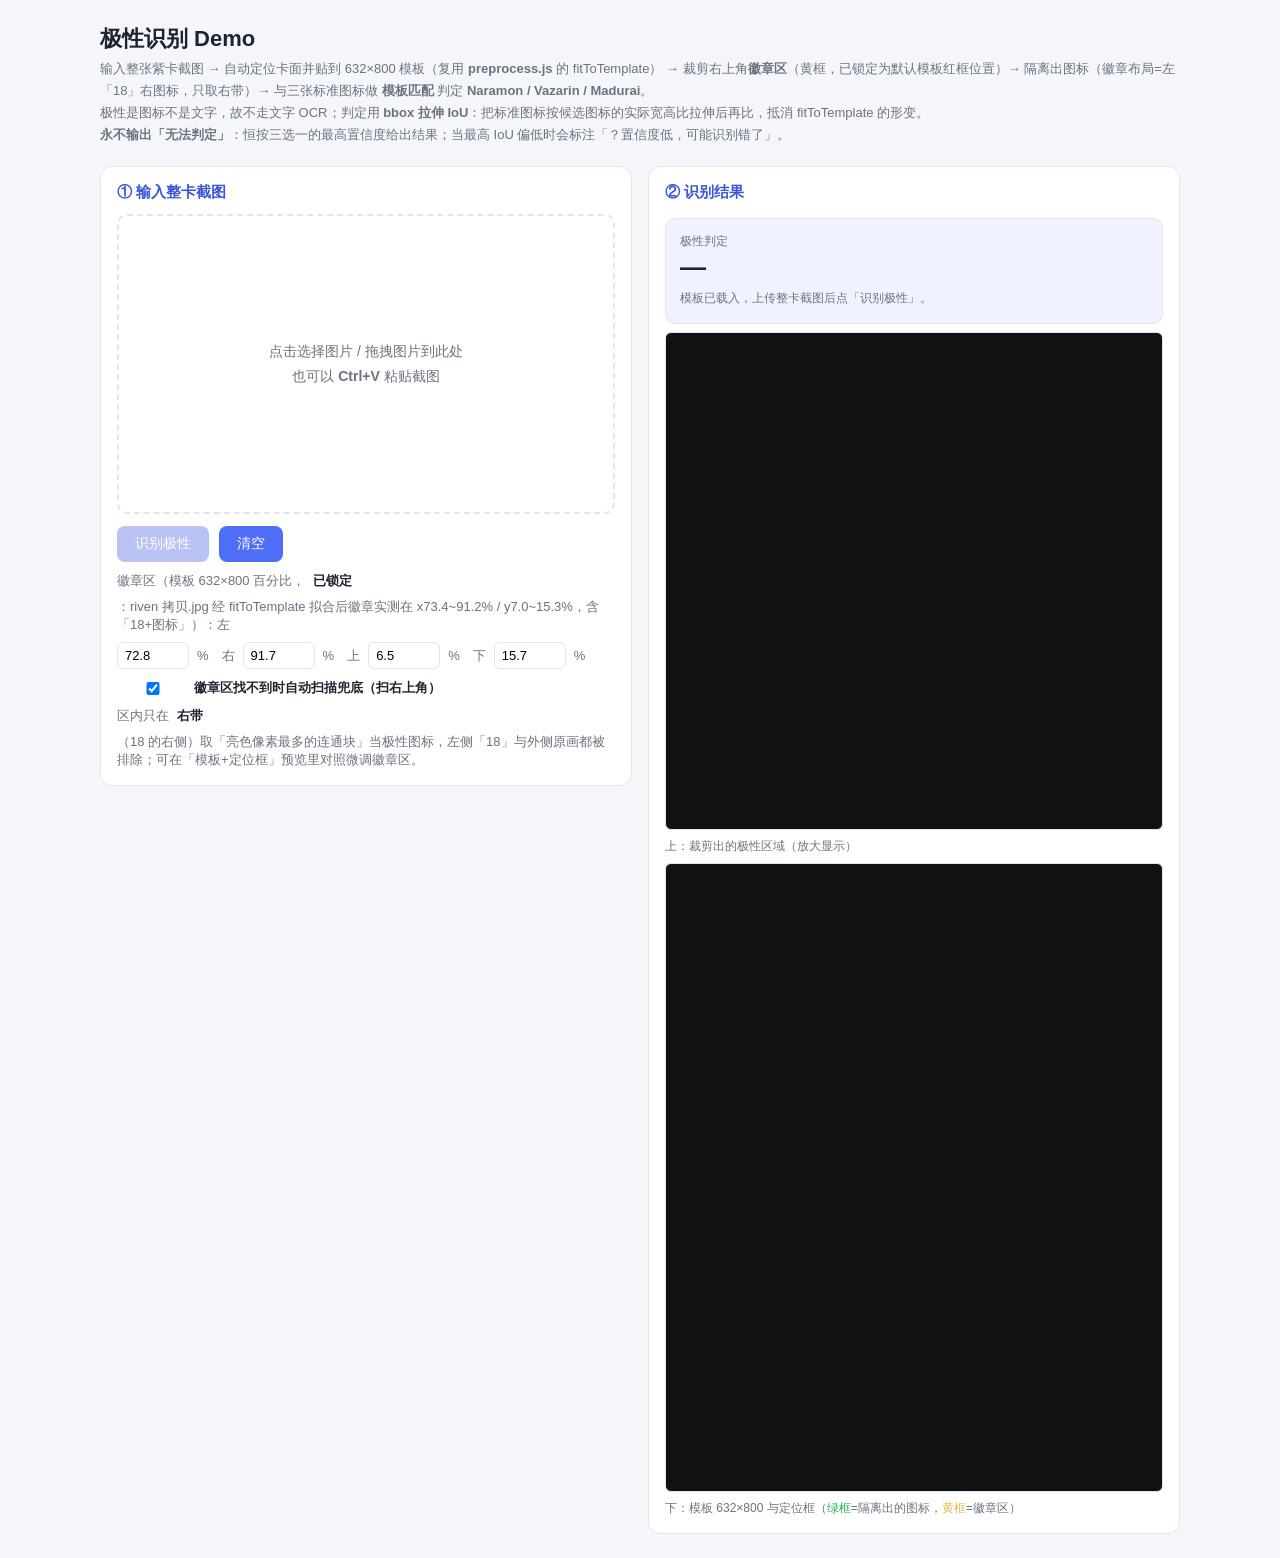
<file: web/源码/识别/demo.html>
<!DOCTYPE html>
<html lang="zh-CN">
<head>
<meta charset="UTF-8">
<meta name="viewport" content="width=device-width, initial-scale=1.0">
<title>极性识别 Demo · 整卡截图自动定位</title>
<style>
  :root { --bg:#f5f6fa; --panel:#fff; --text:#1f2330; --muted:#6b7280; --accent:#4f6ef7; --accent-dark:#3b55d9; --border:#e2e5ef; }
  * { box-sizing:border-box; margin:0; padding:0; }
  body { font-family:"Segoe UI","Microsoft YaHei",sans-serif; background:var(--bg); color:var(--text); min-height:100vh; padding:24px; }
  .container { max-width:1080px; margin:0 auto; }
  h1 { font-size:22px; margin-bottom:4px; }
  .subtitle { color:var(--muted); font-size:13px; margin-bottom:20px; line-height:1.7; }
  .grid { display:grid; grid-template-columns:1fr 1fr; gap:16px; align-items:start; }
  @media (max-width:900px){ .grid{grid-template-columns:1fr;} }
  .panel { background:var(--panel); border:1px solid var(--border); border-radius:12px; padding:16px; }
  .panel h2 { font-size:15px; margin-bottom:12px; color:var(--accent-dark); }
  #dropZone { border:2px dashed var(--border); border-radius:10px; min-height:300px; display:flex; align-items:center; justify-content:center; cursor:pointer; transition:border-color .2s,background .2s; overflow:hidden; position:relative; }
  #dropZone.dragover { border-color:var(--accent); background:#eef1ff; }
  #dropZone canvas, #dropZone img { max-width:100%; max-height:480px; object-fit:contain; }
  .dz-hint { color:var(--muted); font-size:14px; text-align:center; line-height:1.8; }
  .controls { margin-top:12px; display:flex; flex-wrap:wrap; gap:10px; align-items:center; }
  button { background:var(--accent); color:#fff; border:none; border-radius:8px; padding:9px 18px; font-size:14px; cursor:pointer; }
  button:hover { background:var(--accent-dark); }
  button:disabled { background:#b9c2f5; cursor:not-allowed; }
  #result { margin-top:16px; padding:14px; border:1px solid var(--border); border-radius:10px; background:#f0f3ff; }
  #result .label { color:var(--muted); font-size:12px; }
  #result .val { font-size:26px; font-weight:700; margin-top:2px; }
  #result .detail { font-size:12px; color:var(--muted); margin-top:6px; line-height:1.6; }
  .zrow { display:flex; gap:8px; align-items:center; font-size:13px; color:var(--muted); margin-top:10px; flex-wrap:wrap; }
  .zrow input { width:72px; border:1px solid var(--border); border-radius:6px; padding:5px 7px; font-size:13px; }
  .zrow b { color:var(--text); font-weight:600; }
  canvas.preview { width:100%; border:1px solid var(--border); border-radius:6px; background:#111; margin-top:8px; }
</style>
</head>
<body>
<div class="container">
  <h1>极性识别 Demo</h1>
  <div class="subtitle">
    输入整张紫卡截图 → 自动定位卡面并贴到 632×800 模板（复用 <b>preprocess.js</b> 的 fitToTemplate）
    → 裁剪右上角<b>徽章区</b>（黄框，已锁定为默认模板红框位置）→ 隔离出图标（徽章布局=左「18」右图标，只取右带）→ 与三张标准图标做 <b>模板匹配</b> 判定 <b>Naramon / Vazarin / Madurai</b>。<br>
    极性是图标不是文字，故不走文字 OCR；判定用 <b>bbox 拉伸 IoU</b>：把标准图标按候选图标的实际宽高比拉伸后再比，抵消 fitToTemplate 的形变。<br>
    <b>永不输出「无法判定」</b>：恒按三选一的最高置信度给出结果；当最高 IoU 偏低时会标注「？置信度低，可能识别错了」。
  </div>

  <div class="grid">
    <div class="panel">
      <h2>① 输入整卡截图</h2>
      <div id="dropZone"><div class="dz-hint">点击选择图片 / 拖拽图片到此处<br>也可以 <b>Ctrl+V</b> 粘贴截图</div></div>
      <input type="file" id="fileInput" accept="image/*" hidden>
      <div class="controls">
        <button id="runBtn" disabled>识别极性</button>
        <button id="clearBtn" class="secondary">清空</button>
      </div>
      <div class="zrow">
        徽章区（模板 632×800 百分比，<b>已锁定</b>：riven 拷贝.jpg 经 fitToTemplate 拟合后徽章实测在 x73.4~91.2% / y7.0~15.3%，含「18+图标」）：左
        <input id="px0" type="number" value="72.8">%　右
        <input id="px1" type="number" value="91.7">%　上
        <input id="py0" type="number" value="6.5">%　下
        <input id="py1" type="number" value="15.7">%
      </div>
      <div class="zrow">
        <label style="display:flex;align-items:center;gap:5px;cursor:pointer;font-weight:600;color:var(--text);">
          <input id="autoLoc" type="checkbox" checked> 徽章区找不到时自动扫描兜底（扫右上角）
        </label>
      </div>
      <div class="zrow">区内只在<b>右带</b>（18 的右侧）取「亮色像素最多的连通块」当极性图标，左侧「18」与外侧原画都被排除；可在「模板+定位框」预览里对照微调徽章区。</div>
    </div>

    <div class="panel">
      <h2>② 识别结果</h2>
      <div id="result">
        <div class="label">极性判定</div>
        <div class="val" id="polarVal">—</div>
        <div class="detail" id="polarDetail">等待输入图片。</div>
      </div>
      <canvas id="polarPreview" class="preview" width="120" height="120"></canvas>
      <div class="label" style="color:var(--muted);font-size:12px;margin-top:4px;">上：裁剪出的极性区域（放大显示）</div>
      <canvas id="fitPreview" class="preview" width="316" height="400"></canvas>
      <div class="label" style="color:var(--muted);font-size:12px;margin-top:4px;">下：模板 632×800 与定位框（<span style="color:#22b14c">绿框</span>=隔离出的图标，<span style="color:#e8b84b">黄框</span>=徽章区）</div>
    </div>
  </div>
</div>

<!-- 复用你原有公共预处理层：定位 + 拉正 + 贴模板 -->
<script src="./preprocess.js"></script>
<!-- 三张极性标准图标（32x32 PNG），浏览器内解码为二值模板 -->
<script src="./polar_templates.js"></script>
<script>
/* * 极性判定 —— 模板匹配（bbox 拉伸 IoU），不依赖文字 OCR。
 *   Naramon  = 横条（一槽 / 横槽）
 *   Vazarin  = 倒三角 D（盾槽）
 *   Madurai  = V 形（R槽）
 * 思路：卡面经 fitToTemplate 会被拉伸变形，故把标准图标按候选图标
 *       「实际宽高比」拉伸成同样尺寸再算 IoU，形变即被抵消。
 * ============================================================ */
const POLAR_TYPES = {
  naramon: { key:'naramon', name:'Naramon', desc:'横条 / 一槽（横槽）' },
  vazarin: { key:'vazarin', name:'Vazarin', desc:'倒三角 D / 三角槽（盾槽）' },
  madurai: { key:'madurai', name:'Madurai', desc:'V 形 / V槽（R槽）' },
  unknown: { key:'unknown', name:'无法判定', desc:'极性区域未识别到明显图标' }
};

/* 在 canvas 上裁一块区域，返回小 canvas（自动白底） */
function cropCanvas(src, x0, y0, w, h) {
  const c = document.createElement('canvas');
  c.width = Math.max(1, Math.round(w)); c.height = Math.max(1, Math.round(h));
  const cx = c.getContext('2d', { willReadFrequently: true });
  cx.fillStyle = '#fff'; cx.fillRect(0,0,c.width,c.height);
  cx.drawImage(src, Math.round(x0), Math.round(y0), Math.round(w), Math.round(h), 0,0,c.width,c.height);
  return c;
}

/* 亮色前景掩膜：极性图标为亮紫/青/白，背景为暗色。
   判据「亮 + 偏紫(蓝≥绿) + 不透明」，兼顾三种图标与真实卡面颜色差异、透明背景 PNG。 */
function foregroundMask(cv) {
  const cx = cv.getContext('2d', { willReadFrequently:true });
  const w = cv.width, h = cv.height;
  const d = cx.getImageData(0,0,w,h).data;
  const mask = new Uint8Array(w*h);
  for (let p=0; p<w*h; p++) {
    const i = p*4;
    const a = d[i+3];
    if (a < 40) continue;                          // 透明背景（参考图标 PNG）
    const r=d[i], g=d[i+1], b=d[i+2];
    const lum = 0.299*r + 0.587*g + 0.114*b;
    const purpleish = (b >= g - 10 && r > 60 && b > 80);
    const bright = (lum > 110 && (r+g+b) < 730);
    mask[p] = (purpleish && bright) ? 255 : 0;
  }
  return { data: mask, w, h };
}

/* 颜色无关的字形前景：图标是亮色（不限定紫），背景是暗/透明。
   用于「模板解码」与「裁剪图标分类」——不假设图标颜色，只认亮度。 */
function glyphMask(cv) {
  const cx = cv.getContext('2d', { willReadFrequently:true });
  const w = cv.width, h = cv.height;
  const d = cx.getImageData(0,0,w,h).data;
  const mask = new Uint8Array(w*h);
  for (let p=0; p<w*h; p++) {
    const i = p*4;
    const a = d[i+3];
    if (a < 40) continue;                          // 透明背景（参考图标 PNG）
    const r=d[i], g=d[i+1], b=d[i+2];
    const lum = 0.299*r + 0.587*g + 0.114*b;
    mask[p] = (lum > 100 && (r+g+b) < 745) ? 255 : 0;
  }
  return { data: mask, w, h };
}

/* 全部连通域（8邻域）。返回每个块的 n / bbox / 质心 cx */
function connectedComponents(mask) {
  const W = mask.w, H = mask.h;
  const visited = new Uint8Array(W*H);
  const stack = new Int32Array(W*H);
  const comps = [];
  for (let p=0; p<W*H; p++) {
    if (visited[p] || mask.data[p]!==255) continue;
    let sp=0; stack[sp++]=p; visited[p]=1;
    let n=0, x0=1e9,y0=1e9,x1=-1e9,y1=-1e9;
    while (sp>0) {
      const q=stack[--sp]; n++;
      const x=q%W, y=(q/W)|0;
      if(x<x0)x0=x; if(x>x1)x1=x; if(y<y0)y0=y; if(y>y1)y1=y;
      for(let dy=-1;dy<=1;dy++){
        const ny=y+dy; if(ny<0||ny>=H)continue;
        for(let dx=-1;dx<=1;dx++){
          const nx=x+dx; if(nx<0||nx>=W)continue;
          const r=ny*W+nx;
          if(!visited[r]&&mask.data[r]===255){visited[r]=1;stack[sp++]=r;}
        }
      }
    }
    comps.push({ n, x0,y0,x1,y1, w:x1-x0+1, h:y1-y0+1, cx:(x0+x1)/2 });
  }
  return comps;
}

/* 在徽章 ROI 内隔离「图标」——「18 定线 + 同高」策略（稳健版，恒返回候选）。
   徽章布局固定：左「18」、右极性图标，二者基本同高；徽章边缘常有卡面画框/高光（在 18 上方或下方）。
   做法：
     ① 用「左半最大的连通块」当「18」（画框多是细条、像素远少于数字块，不会误占），取其竖向上下沿为基准线；
     ② 图标 = 中心偏右(cx>42%W)、且与 18 基准线垂直重叠≥50% 的块中，带内像素最多者
        上/下方画框因与 18 不同高被排除（这是之前稳定抓错的关键）；
     ③ 兜底链：右带全部亮像素 → 整 ROI 亮像素 → 空候选，保证基本恒有值，交分类给低置信度。 */
function isolateIconFromROI(templated, roi) {
  const crop = cropCanvas(templated, roi.x0, roi.y0, roi.w, roi.h);
  const m = glyphMask(crop);
  const W = m.w, H = m.h;
  const comps = connectedComponents(m);
  const zx0 = Math.round(W*0.50);                 // 右带起点（图标在「18」右侧）
  const maxW = roi.w*0.55, maxH = roi.h*0.92;
  const buildMask = (x0,y0,x1,y1) => {
    const bw=x1-x0+1, bh=y1-y0+1;
    const mask = new Uint8Array(bw*bh);
    for (let y=y0;y<=y1;y++) for (let x=x0;x<=x1;x++)
      if (m.data[y*W+x]===255) mask[(y-y0)*bw+(x-x0)]=1;
    return { mask, bw, bh };
  };
  const pack = g => ({ ...g, box:{ x0: roi.x0+g.x0, y0: roi.y0+g.y0, w:g.x1-g.x0+1, h:g.y1-g.y0+1 } });

  /* ① 左半最大连通块 = 「18」，其竖向上下沿 = 基准线（默认中带兜底） */
  let ey0=Math.round(H*0.15), ey1=Math.round(H*0.85), bigN=0;
  for (const c of comps) {
    if (c.x1 < zx0+2 && c.n >= 15 && c.n > bigN) { bigN=c.n; ey0=c.y0; ey1=c.y1; }
  }

  /* ② 中心偏右 + 与 18 同高 的块中，带内像素最多者 = 图标 */
  let best=null, bestN=0;
  for (const c of comps) {
    const cx=(c.x0+c.x1)/2;
    if (cx < zx0*0.85) continue;                                   // 必须偏右
    const ov = Math.min(c.y1, ey1) - Math.max(c.y0, ey0);
    if (ov < 0.5*(c.y1-c.y0+1)) continue;                          // 必须与 18 同高（排除上/下方画框）
    let n=0, x0=1e9,y0=1e9,x1=-1e9,y1=-1e9;
    for (let y=c.y0; y<=c.y1; y++)
      for (let x=Math.max(c.x0,zx0); x<=c.x1; x++)
        if (m.data[y*W+x]===255){ n++; if(x<x0)x0=x; if(x>x1)x1=x; if(y<y0)y0=y; if(y>y1)y1=y; }
    if (n < 12) continue;
    const w=x1-x0+1, h=y1-y0+1;
    if (w < 4 || h < 4) continue;
    if (w > maxW || h > maxH) continue;
    if (n/(w*h) < 0.10) continue;
    if (n > bestN) { bestN=n; best={x0,y0,x1,y1}; }
  }
  if (best) return pack(buildMask(best.x0,best.y0,best.x1,best.y1));

  /* ③ 兜底链：右带全部亮像素 → 整 ROI 亮像素 → 空候选 */
  const bandPix = (xa) => {
    let n=0,x0=1e9,y0=1e9,x1=-1e9,y1=-1e9;
    for (let y=0;y<H;y++) for (let x=xa;x<W;x++) if (m.data[y*W+x]===255){ n++; if(x<x0)x0=x; if(x>x1)x1=x; if(y<y0)y0=y; if(y>y1)y1=y; }
    return n>=8 ? {x0,y0,x1,y1} : null;
  };
  const fb = bandPix(zx0) || bandPix(0);
  if (!fb) return pack(buildMask(0,0,0,0));
  return pack(buildMask(fb.x0,fb.y0,fb.x1,fb.y1));
}

/* 把 src(尺寸 sbw×sbh) 最近邻拉伸到 dbw×dbh */
function stretchMask(src, sbw, sbh, dbw, dbh) {
  const out = new Uint8Array(dbw*dbh);
  for (let y=0; y<dbh; y++) {
    const sy = Math.min(sbh-1, Math.round(y/dbh*sbh));
    for (let x=0; x<dbw; x++) {
      const sx = Math.min(sbw-1, Math.round(x/dbw*sbw));
      out[y*dbw+x] = src[sy*sbw+sx];
    }
  }
  return out;
}

/* 同尺寸二值掩膜 IoU */
function iouMask(a, b) {
  let inter=0, uni=0;
  for (let i=0; i<a.length; i++){ const x=a[i], y=b[i]; if(x||y)uni++; if(x&&y)inter++; }
  return uni ? inter/uni : 0;
}

/* 模板匹配判定：候选 = isolateIconFromROI 隔离出的图标 {mask,bw,bh}。
   把每张标准模板按候选的实际宽高比拉伸成同尺寸再算 IoU，形变即被抵消。
   永不输出 unknown：恒取三选一里的最高分；低于阈值 0.35 仅置 lowConf，
     由界面提示「置信度低、可能识别错了」（能判就判，不判为无法识别）。 */
const POLAR_IOU_THRESHOLD = 0.35;
let TPL = null;   // { naramon:{mask,bw,bh}, ... } 由 buildTemplates 载入
function classifyCand(cand) {
  if (!TPL) return { type:'naramon', ious:{}, bestIoU:0, lowConf:true, why:'标准图标模板未载入，以下取默认值' };
  const ious = {}; let best=null, bv=-1;
  for (const k in TPL) {
    const t = TPL[k];
    const sm = stretchMask(t.mask, t.bw, t.bh, cand.bw, cand.bh);   // 模板按候选形变拉伸
    const v = iouMask(sm, cand.mask);
    ious[k] = v; if (v > bv) { bv = v; best = k; }
  }
  if (best == null) best = 'naramon';                 // 理论上不会（TPL 就绪必有 3 键）
  const lowConf = bv < POLAR_IOU_THRESHOLD;
  return { type: best, ious, bestIoU: bv, lowConf };
}

/* 在浏览器内把三张标准图标解码为「图标掩膜 + bbox」（窗口加载时跑一次）。
   模板是单图标整幅：取最大连通块即可，不套徽章区的尺寸闸门。 */
function buildTemplates() {
  const refs = window.POLAR_REFS;
  if (!refs) return Promise.resolve(false);
  const keys = Object.keys(refs);
  return Promise.all(keys.map(k => new Promise(res => {
    const img = new Image();
    img.onload = () => {
      const c = document.createElement('canvas');
      c.width = refs[k].w; c.height = refs[k].h;
      c.getContext('2d').drawImage(img, 0, 0);
      const m = glyphMask(c);
      const comps = connectedComponents(m);
      if (!comps.length) { res([k, null]); return; }
      comps.sort((a,b) => b.n - a.n);
      const t = comps[0];
      const bw=t.w, bh=t.h;
      const mask = new Uint8Array(bw*bh);
      for (let y=t.y0; y<=t.y1; y++)
        for (let x=t.x0; x<=t.x1; x++)
          if (m.data[y*m.w+x]===255) mask[(y-t.y0)*bw+(x-t.x0)] = 1;
      res([k, { mask, bw, bh }]);
    };
    img.onerror = () => res([k, null]);
    img.src = refs[k].uri;
  }))).then(arr => {
    TPL = {}; for (const [k, g] of arr) if (g) TPL[k] = g;
    return Object.keys(TPL).length > 0;
  });
}

/* 自动定位极性图标：在右上角扫紫色亮块，取所有紫色连通块的并集框（含「+18」数字也一并框住），
   由 isolateIconFromROI 在框内再隔离最右的图标块。返回 {x0,y0,w,h}（模板坐标）或 null。 */
function autoLocatePolarity(templated) {
  const W = templated.width, H = templated.height;
  /* 扫描区：右上角 x 48%~99%，y 0~24% —— 钻石槽行暗、等级数字纯白，都过不了紫色判据；
     卡面原画基本在这个窗口之外。 */
  const sx0 = Math.round(W*0.48), sx1 = Math.round(W*0.99);
  const sy0 = 0, sy1 = Math.round(H*0.24);
  const scan = cropCanvas(templated, sx0, sy0, sx1-sx0, sy1-sy0);
  const mask = foregroundMask(scan);
  const comps = connectedComponents(mask).filter(c => c.n >= 25 && c.w < (sx1-sx0) && c.h < (sy1-sy0));
  if (!comps.length) return null;
  let x0=1e9,y0=1e9,x1=-1e9,y1=-1e9;
  comps.forEach(c => { x0=Math.min(x0,sx0+c.x0); y0=Math.min(y0,sy0+c.y0); x1=Math.max(x1,sx0+c.x1); y1=Math.max(y1,sy0+c.y1); });
  const pad = 6;
  return {
    x0: Math.max(0, x0-pad),
    y0: Math.max(0, y0-pad),
    w: Math.min(W, (x1-x0)+pad*2),
    h: Math.min(H, (y1-y0)+pad*2)
  };
}

/* ================= 页面交互 ================= */
const $ = id => document.getElementById(id);
const dz = $('dropZone'), fileInput = $('fileInput');
const runBtn = $('runBtn'), clearBtn = $('clearBtn');
const polarVal = $('polarVal'), polarDetail = $('polarDetail');
const polarPreview = $('polarPreview');

let imgEl = null;
let tplReady = false;

function refreshRun(){ runBtn.disabled = !(tplReady && imgEl); }
function showError(msg){ polarVal.textContent='—'; polarVal.style.color=''; polarDetail.textContent=msg; }

/* 页面加载即解码三张标准图标为二值模板（一次性） */
buildTemplates().then(ok => {
  tplReady = ok;
  if (ok) { if (imgEl) refreshRun(); else polarDetail.textContent='模板已载入，上传整卡截图后点「识别极性」。'; }
  else showError('标准图标模板载入失败（polar_templates.js 缺失或不完整）');
});

fileInput.onchange = () => { if(fileInput.files[0]) loadFile(fileInput.files[0]); };
dz.onclick = () => fileInput.click();
dz.addEventListener('dragover', e=>{ e.preventDefault(); dz.classList.add('dragover'); });
dz.addEventListener('dragleave', ()=>dz.classList.remove('dragover'));
dz.addEventListener('drop', e=>{ e.preventDefault(); dz.classList.remove('dragover'); if(e.dataTransfer.files[0]) loadFile(e.dataTransfer.files[0]); });
window.addEventListener('paste', e=>{
  const it = e.clipboardData && e.clipboardData.items;
  if(!it) return;
  for(const item of it){ if(item.type.startsWith('image/')){ loadFile(item.getAsFile()); return; } }
});

function loadFile(f){
  const url = URL.createObjectURL(f);
  imgEl = new Image();
  imgEl.onload = ()=>{ refreshRun(); polarDetail.textContent='图片已加载（'+imgEl.naturalWidth+'×'+imgEl.naturalHeight+'），点击「识别极性」。'; };
  imgEl.onerror = ()=>showError('图片加载失败');
  imgEl.src = url;
  /* 预览原图 */
  dz.innerHTML = '';
  const im = new Image(); im.src = url; im.style.maxWidth='100%'; dz.appendChild(im);
}

runBtn.onclick = async () => {
  if(!imgEl){ showError('请先上传整卡截图。'); return; }
  polarVal.textContent = '识别中…';
  try {
    /* ① 复用原 preprocess.js：定位 + 拉正 + 贴模板（632×800） */
    const templated = fitToTemplate(imgEl);
    const TW = templated.width, TH = templated.height;
    const px0 = (+($('px0').value||0))/100, px1 = (+($('px1').value||0))/100;
    const py0 = (+($('py0').value||0))/100, py1 = (+($('py1').value||0))/100;
    const roi = { x0: TW*px0, y0: TH*py0, w: TW*(px1-px0), h: TH*(py1-py0) };
    if (roi.w <= 0 || roi.h <= 0) throw new Error('徽章区无效（右须大于左、下须大于上）');
    /* ② 固定徽章区内隔离图标（fitToTemplate 归一化后徽章位置固定） */
    let cand = isolateIconFromROI(templated, roi);
    let how = '固定徽章区';
    let usedRoi = roi;
    /* ③ 兜底：右上角扫描（卡面比例异常导致徽章漂出固定区时） */
    if (!cand && $('autoLoc').checked) {
      const big = autoLocatePolarity(templated);
      if (big) { cand = isolateIconFromROI(templated, big); if (cand) { how = '自动扫描'; usedRoi = big; } }
    }
    /* ④ 模板 bbox 拉伸匹配判定（classifyCand 恒给三选一最高分，绝不返回 unknown） */
    const res = cand ? classifyCand(cand)
                     : { type:'naramon', ious:{}, bestIoU:0, lowConf:true, why:'未能在徽章区找到亮色图标，以下取默认值' };
    const t = POLAR_TYPES[res.type] || POLAR_TYPES.naramon;
    polarVal.textContent = t.name + (res.lowConf ? ' ？' : '');
    polarVal.style.color = res.lowConf ? '#d9822b' : '';
    const iou = res.ious || {};
    const pct = v => ((v||0)*100).toFixed(0) + '%';
    polarDetail.innerHTML =
      (res.lowConf
        ? '<span style="color:#d9822b;font-weight:700">⚠ 置信度低（最高 IoU ' + pct(res.bestIoU) + '），此判定可能识别错了，请以游戏内为准。</span><br>'
        : '') +
      '定位：<b>' + how + '</b>' +
      (cand ? '（图标 x ' + Math.round(cand.box.x0) + '~' + Math.round(cand.box.x0+cand.box.w) +
              '，y ' + Math.round(cand.box.y0) + '~' + Math.round(cand.box.y0+cand.box.h) +
              '，' + cand.bw + '×' + cand.bh + 'px）' : '') + '<br>'+
      '标记：<b>'+t.desc+'</b><br>'+
      '与标准图标 IoU（按图标实际宽高比拉伸后比对）→<br>'+
      '　横条 ' + pct(iou.naramon) + '　盾槽 ' + pct(iou.vazarin) + '　R槽 ' + pct(iou.madurai) +
      (res.bestIoU!=null ? '　· 最高 ' + pct(res.bestIoU) : '') +
      (res.why ? '<br>　· ' + res.why : '');
    /* ⑤ 预览「隔离出的图标」（放大到 120×120），看清到底比的是哪一块 */
    const pc = polarPreview.getContext('2d');
    pc.fillStyle='#fff'; pc.fillRect(0,0,120,120);
    pc.imageSmoothingEnabled=false;
    if (cand) {
      const iw=cand.bw, ih=cand.bh, sc=Math.min(118/iw, 118/ih);
      const ow=Math.round(iw*sc), oh=Math.round(ih*sc), ox=(120-ow)/2, oy=(120-oh)/2;
      for (let y=0;y<ih;y++) for (let x=0;x<iw;x++) {
        if (cand.mask[y*iw+x]) { pc.fillStyle='#5b3fb0'; pc.fillRect(ox+x*sc, oy+y*sc, sc, sc); }
      }
    } else {
      pc.drawImage(cropCanvas(templated, usedRoi.x0, usedRoi.y0, usedRoi.w, usedRoi.h), 0,0,usedRoi.w,usedRoi.h, 0,0,120,120);
    }
    /* ⑥ 模板 632×800 + 定位框（绿框=最终图标的 bbox，黄框=使用的徽章区） */
    const dbg = document.createElement('canvas');
    dbg.width = TW; dbg.height = TH;
    const dg = dbg.getContext('2d');
    dg.drawImage(templated, 0, 0);
    dg.lineWidth = Math.max(2, Math.round(TW/200));
    dg.strokeStyle = '#e8b84b';                                       // 黄框：徽章区
    dg.strokeRect(usedRoi.x0, usedRoi.y0, usedRoi.w, usedRoi.h);
    if (cand) {
      dg.strokeStyle = '#22b14c';                                     // 绿框：隔离出的图标
      dg.lineWidth = Math.max(2, Math.round(TW/160));
      dg.strokeRect(cand.box.x0, cand.box.y0, cand.box.w, cand.box.h);
    }
    const fg = $('fitPreview').getContext('2d');
    fg.fillStyle = '#000'; fg.fillRect(0, 0, 316, 400);
    fg.imageSmoothingEnabled = true; fg.imageSmoothingQuality = 'high';
    fg.drawImage(dbg, 0, 0, TW, TH, 0, 0, 316, 400);
    window.__polarDebug = dbg.toDataURL();   // 保留：调试时可在控制台取全尺寸图
  } catch(err){
    console.error(err);
    showError('识别失败：'+((err&&err.message)||err)+'（可能卡面未定位到，尝试换一张更完整的卡图）');
  }
};

clearBtn.onclick = ()=>{
  imgEl=null; refreshRun(); polarVal.textContent='—'; polarVal.style.color='';
  polarDetail.textContent='等待输入图片。';
  dz.innerHTML='<div class="dz-hint">点击选择图片 / 拖拽图片到此处<br>也可以 <b>Ctrl+V</b> 粘贴截图</div>';
  const pc=polarPreview.getContext('2d'); pc.fillStyle='#fff'; pc.fillRect(0,0,120,120);
  const fg=fitPreview.getContext('2d'); fg.fillStyle='#000'; fg.fillRect(0,0,316,400);
  window.__polarDebug = null;
};
</script>
</body>
</html>
</file>
